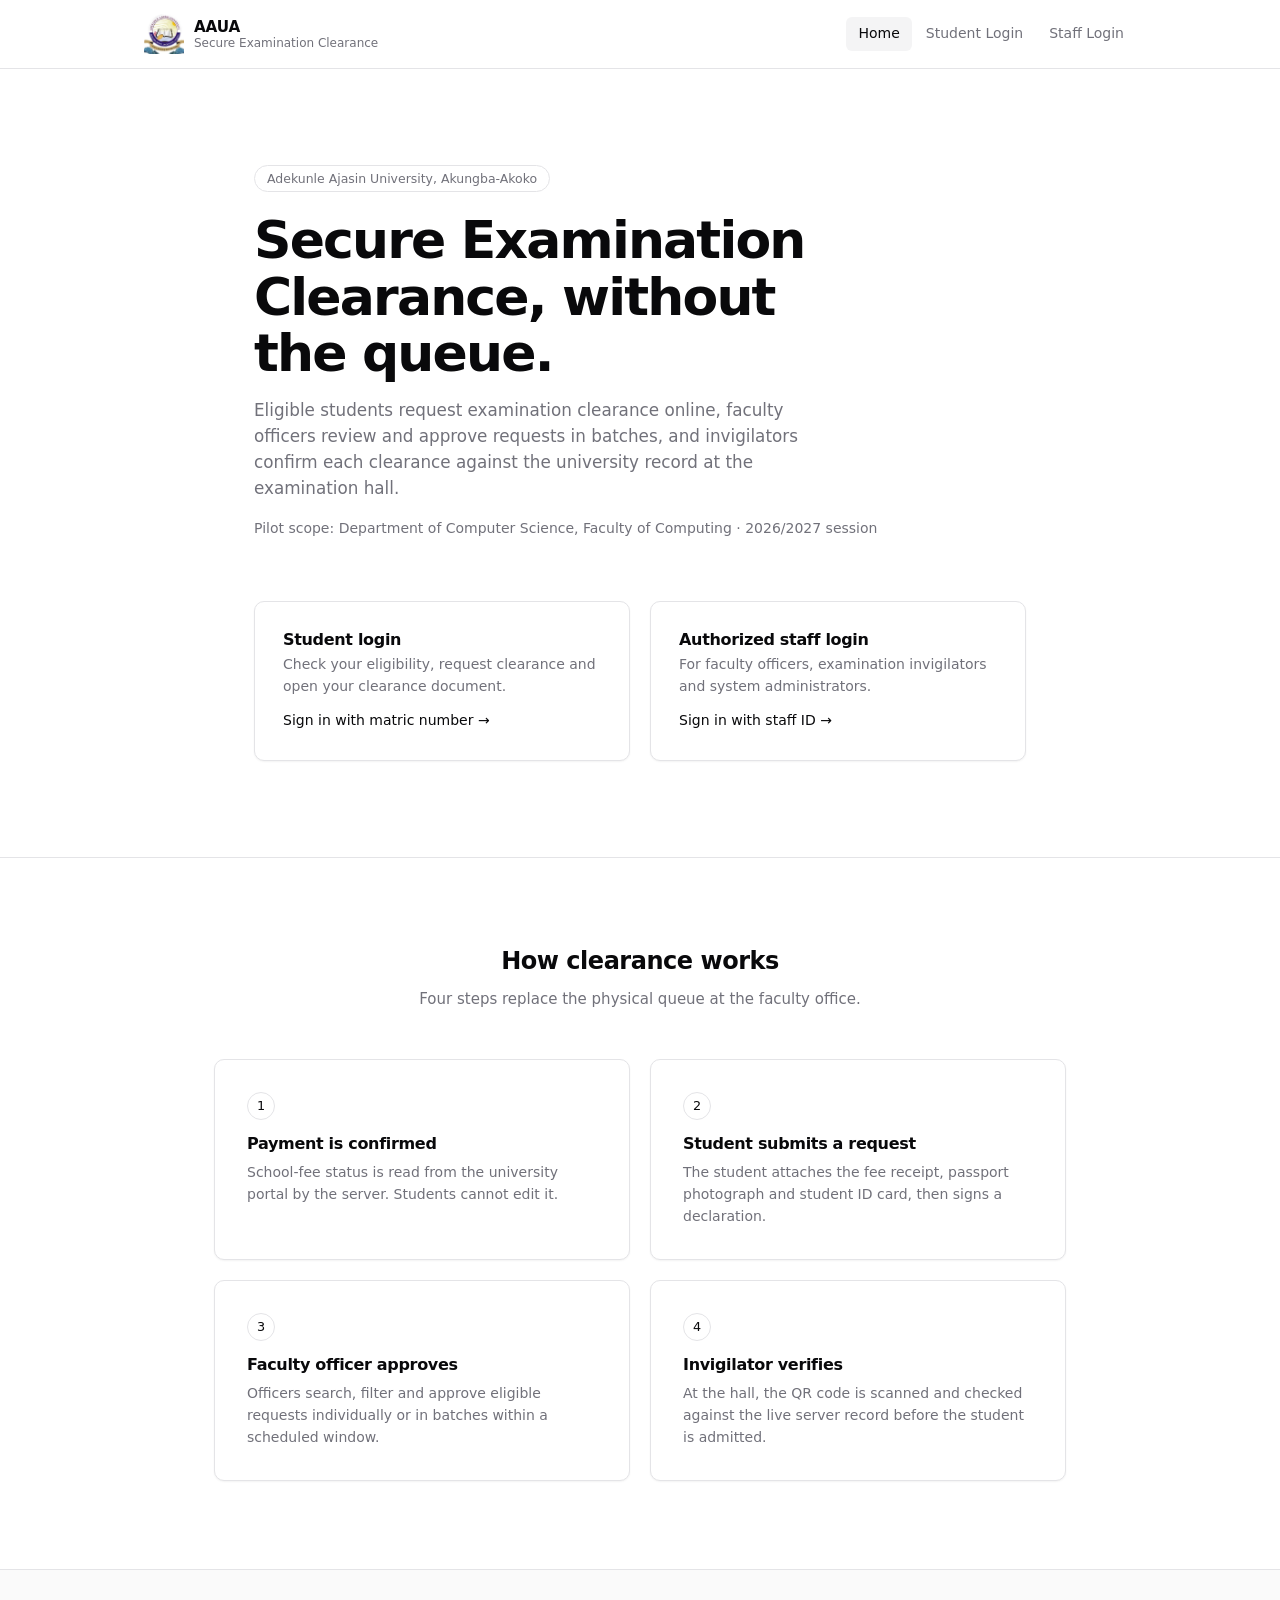
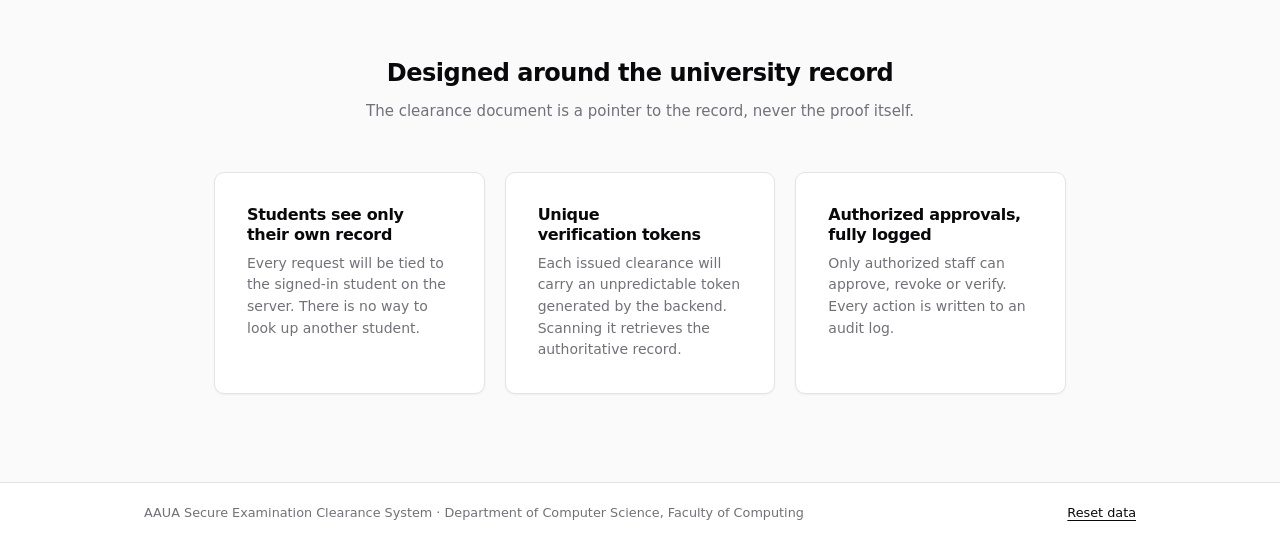
<file: index.html>
<!DOCTYPE html>
<html lang="en">
<head>
  <meta charset="utf-8">
  <meta name="viewport" content="width=device-width, initial-scale=1">
  <title>AAUA Secure Examination Clearance System</title>
  <meta name="description" content="Online examination clearance system for Adekunle Ajasin University, Akungba-Akoko.">
  <link rel="stylesheet" href="css/styles.css">
</head>
<body>
  <a class="skip-link" href="#main">Skip to main content</a>
  <header id="site-header"></header>

  <main id="main">
    <!-- Hero: branding, short explanation and the two login options -->
    <section class="hero" aria-labelledby="hero-title">
      <div class="container hero-inner">
        <div>
          <p class="eyebrow">Adekunle Ajasin University, Akungba-Akoko</p>
          <h1 id="hero-title">Secure Examination Clearance, without the queue.</h1>
          <p class="lead">
            Eligible students request examination clearance online, faculty officers review and approve
            requests in batches, and invigilators confirm each clearance against the university record
            at the examination hall.
          </p>
          <p class="small muted">
            Pilot scope: Department of Computer Science, Faculty of Computing · 2026/2027 session
          </p>
        </div>

        <div class="login-options" aria-label="Sign-in options">
          <a class="login-option" href="login.html">
            <h2>Student login</h2>
            <p>Check your eligibility, request clearance and open your clearance document.</p>
            <span class="go">Sign in with matric number &rarr;</span>
          </a>
          <a class="login-option" href="login.html?role=staff">
            <h2>Authorized staff login</h2>
            <p>For faculty officers, examination invigilators and system administrators.</p>
            <span class="go">Sign in with staff ID &rarr;</span>
          </a>
        </div>
      </div>
    </section>

    <!-- How it works -->
    <section class="section" aria-labelledby="how-title">
      <div class="container">
        <div class="section-title">
          <h2 id="how-title">How clearance works</h2>
          <p>Four steps replace the physical queue at the faculty office.</p>
        </div>
        <div class="grid grid-2">
          <article class="card">
            <div class="step-number" aria-hidden="true">1</div>
            <h3>Payment is confirmed</h3>
            <p class="muted small mb-0">School-fee status is read from the university portal by the server. Students cannot edit it.</p>
          </article>
          <article class="card">
            <div class="step-number" aria-hidden="true">2</div>
            <h3>Student submits a request</h3>
            <p class="muted small mb-0">The student attaches the fee receipt, passport photograph and student ID card, then signs a declaration.</p>
          </article>
          <article class="card">
            <div class="step-number" aria-hidden="true">3</div>
            <h3>Faculty officer approves</h3>
            <p class="muted small mb-0">Officers search, filter and approve eligible requests individually or in batches within a scheduled window.</p>
          </article>
          <article class="card">
            <div class="step-number" aria-hidden="true">4</div>
            <h3>Invigilator verifies</h3>
            <p class="muted small mb-0">At the hall, the QR code is scanned and checked against the live server record before the student is admitted.</p>
          </article>
        </div>
      </div>
    </section>

    <!-- Security design -->
    <section class="section section-alt" aria-labelledby="security-title">
      <div class="container">
        <div class="section-title">
          <h2 id="security-title">Designed around the university record</h2>
          <p>The clearance document is a pointer to the record, never the proof itself.</p>
        </div>
        <div class="grid grid-3">
          <article class="card">
            <h3>Students see only their own record</h3>
            <p class="muted small mb-0">Every request will be tied to the signed-in student on the server. There is no way to look up another student.</p>
          </article>
          <article class="card">
            <h3>Unique verification tokens</h3>
            <p class="muted small mb-0">Each issued clearance will carry an unpredictable token generated by the backend. Scanning it retrieves the authoritative record.</p>
          </article>
          <article class="card">
            <h3>Authorized approvals, fully logged</h3>
            <p class="muted small mb-0">Only authorized staff can approve, revoke or verify. Every action is written to an audit log.</p>
          </article>
        </div>

      </div>
    </section>
  </main>

  <footer id="site-footer"></footer>

  <script src="js/data.js"></script>
  <script src="js/app.js"></script>
  <script>
    // The landing page only needs the shared header and footer.
    App.renderShell('index.html');
  </script>
</body>
</html>
</file>
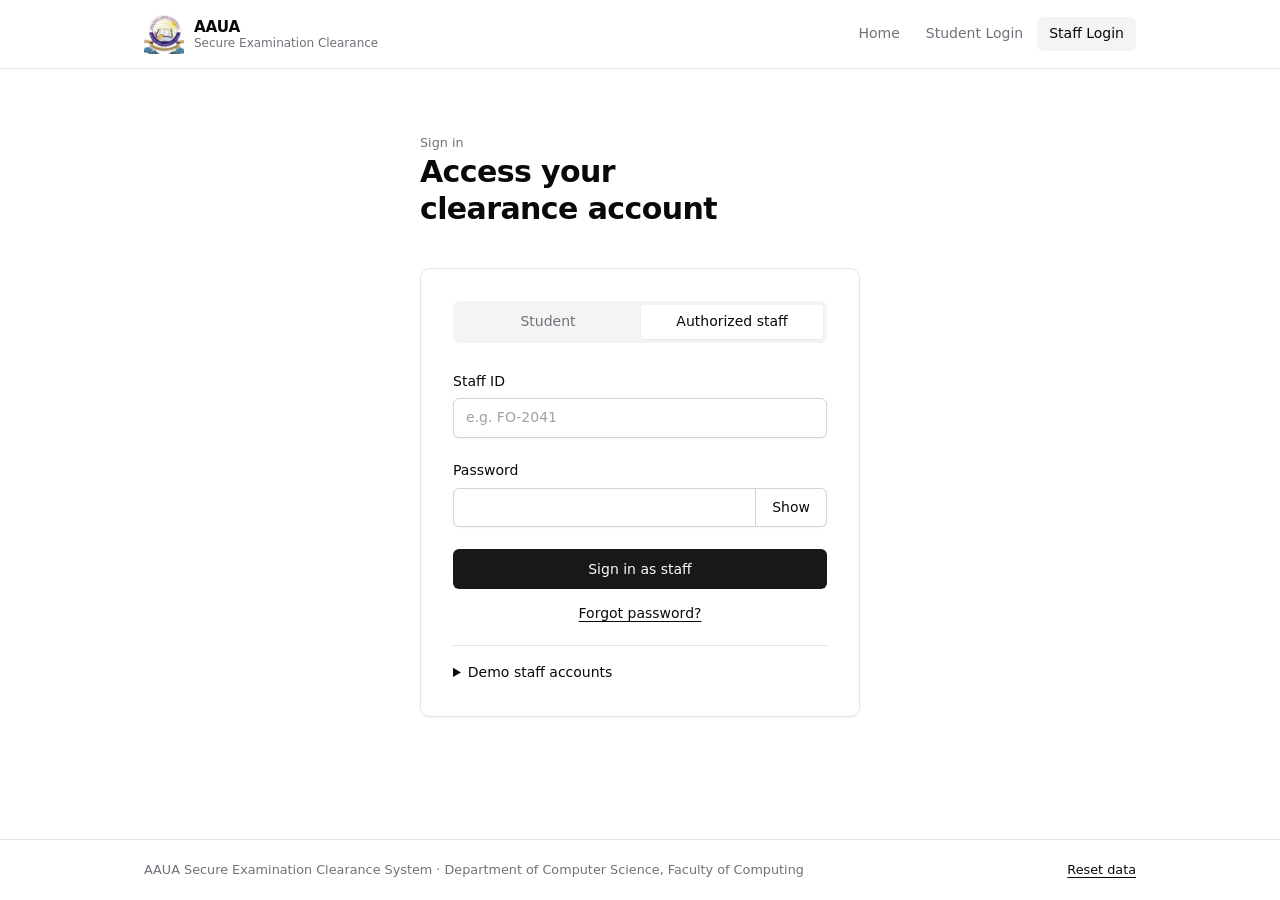
<file: admin-dashboard.html>
<!DOCTYPE html>
<html lang="en">
<head>
  <meta charset="utf-8">
  <meta name="viewport" content="width=device-width, initial-scale=1">
  <title>Administration | AAUA Secure Examination Clearance</title>
  <link rel="stylesheet" href="css/styles.css">
</head>
<body>
  <a class="skip-link" href="#main">Skip to main content</a>
  <header id="site-header"></header>

  <main id="main" class="container">
    <div class="page-head">
      <div>
        <p class="eyebrow">System administration</p>
        <h1>Administration</h1>
        <p>Student records, payment verification, audit activity and staff access.</p>
      </div>
    </div>

    <section class="grid grid-4" id="admin-stats" aria-label="System summary" ></section>

    <div class="tabs" role="tablist" aria-label="Administration sections" id="admin-tabs">
      <button type="button" class="tab" role="tab" id="tab-students" data-tab="students" aria-controls="students">Student records</button>
      <button type="button" class="tab" role="tab" id="tab-payments" data-tab="payments" aria-controls="payments">Payment verification</button>
      <button type="button" class="tab" role="tab" id="tab-audit" data-tab="audit" aria-controls="audit">Audit log</button>
      <button type="button" class="tab" role="tab" id="tab-roles" data-tab="roles" aria-controls="roles">Roles &amp; access</button>
    </div>

    <!-- ===================== STUDENT RECORDS ===================== -->
    <section id="students" role="tabpanel" aria-labelledby="tab-students">
      <div class="card">
        <div class="card-head">
          <h2>Student records</h2>
        </div>
        <form class="toolbar toolbar-3" id="student-filters" role="search">
          <div class="form-field toolbar-search">
            <label for="student-search">Search</label>
            <input class="input" type="search" id="student-search" placeholder="Matric number or student name" autocomplete="off">
          </div>
          <div class="form-field">
            <label for="student-level">Level</label>
            <select class="input" id="student-level">
              <option value="all">All levels</option>
              <option value="100">100 Level</option>
              <option value="200">200 Level</option>
              <option value="300">300 Level</option>
              <option value="400">400 Level</option>
            </select>
          </div>
          <div class="form-field">
            <label for="student-status">Clearance status</label>
            <select class="input" id="student-status">
              <option value="all">All statuses</option>
              <option value="none">Not requested</option>
              <option value="pending">Pending review</option>
              <option value="approved">Approved</option>
              <option value="needs_review">Needs review</option>
              <option value="rejected">Rejected</option>
              <option value="revoked">Revoked</option>
            </select>
          </div>
        </form>
        <div class="table-wrap">
          <table class="data">
            <caption class="visually-hidden">Student records</caption>
            <thead><tr>
              <th scope="col">Student name</th><th scope="col">Matric number</th><th scope="col">Level</th>
              <th scope="col">Payment</th><th scope="col">Clearance</th><th scope="col"><span class="visually-hidden">Actions</span></th>
            </tr></thead>
            <tbody id="student-rows"></tbody>
          </table>
        </div>
        <div class="pager" id="student-pager"></div>
      </div>
    </section>

    <!-- ===================== PAYMENT VERIFICATION ===================== -->
    <section id="payments" role="tabpanel" aria-labelledby="tab-payments" hidden>
      <div class="grid grid-3" id="payment-stats"></div>
      <div class="card">
        <div class="card-head">
          <h2>Payment verification status</h2>
          <div class="row">
            <label for="payment-filter" class="small muted">Show</label>
            <select class="input" id="payment-filter" style="width:auto">
              <option value="all">All payments</option>
              <option value="paid">Paid</option>
              <option value="part">Part payment</option>
              <option value="unpaid">Not paid</option>
            </select>
            <button type="button" class="btn btn-outline" id="sync-all">Sync all with portal</button>
          </div>
        </div>
        <div class="table-wrap">
          <table class="data">
            <caption class="visually-hidden">School-fee payment status per student</caption>
            <thead><tr>
              <th scope="col">Student name</th><th scope="col">Matric number</th><th scope="col">Level</th>
              <th scope="col">Payment status</th><th scope="col">Last checked</th><th scope="col"><span class="visually-hidden">Actions</span></th>
            </tr></thead>
            <tbody id="payment-rows"></tbody>
          </table>
        </div>
        <div class="pager" id="payment-pager"></div>
      </div>
    </section>

    <!-- ===================== AUDIT LOG ===================== -->
    <section id="audit" role="tabpanel" aria-labelledby="tab-audit" hidden>
      <div class="card">
        <div class="card-head">
          <h2>Audit activity</h2>
          <button type="button" class="btn btn-outline btn-sm" id="export-audit">Export CSV</button>
        </div>
        <form class="toolbar toolbar-2" id="audit-filters" role="search">
          <div class="form-field toolbar-search">
            <label for="audit-search">Search</label>
            <input class="input" type="search" id="audit-search" placeholder="Actor, action or matric number" autocomplete="off">
          </div>
          <div class="form-field">
            <label for="audit-role">Actor role</label>
            <select class="input" id="audit-role">
              <option value="all">All roles</option>
              <option value="student">Student</option>
              <option value="officer">Faculty Officer</option>
              <option value="invigilator">Invigilator</option>
              <option value="admin">Administrator</option>
              <option value="system">System</option>
            </select>
          </div>
        </form>
        <div class="table-wrap">
          <table class="data">
            <caption class="visually-hidden">Audit log, newest first</caption>
            <thead><tr>
              <th scope="col">Time</th><th scope="col">Actor</th><th scope="col">Role</th>
              <th scope="col">Action</th><th scope="col">Target</th><th scope="col">Detail</th>
            </tr></thead>
            <tbody id="audit-rows"></tbody>
          </table>
        </div>
        <div class="pager" id="audit-pager"></div>
      </div>
    </section>

    <!-- ===================== ROLES & ACCESS ===================== -->
    <section id="roles" role="tabpanel" aria-labelledby="tab-roles" hidden>
      <div class="stack">
        <div class="card">
          <div class="card-head">
            <h2>Staff accounts</h2>
            <button type="button" class="btn btn-primary btn-sm" id="add-staff">Add staff account</button>
          </div>
          <div class="table-wrap">
            <table class="data">
              <caption class="visually-hidden">Staff accounts and their roles</caption>
              <thead><tr>
                <th scope="col">Name</th><th scope="col">Staff ID</th><th scope="col">Role</th>
                <th scope="col">Access</th><th scope="col"><span class="visually-hidden">Actions</span></th>
              </tr></thead>
              <tbody id="staff-rows"></tbody>
            </table>
          </div>
        </div>

        <div class="card">
          <div class="card-head"><h2>Permission matrix</h2></div>
          <div class="table-wrap">
            <table class="data matrix">
              <caption class="visually-hidden">What each role is allowed to do</caption>
              <thead><tr><th scope="col">Capability</th><th scope="col">Student</th><th scope="col">Faculty Officer</th><th scope="col">Invigilator</th><th scope="col">Administrator</th></tr></thead>
              <tbody id="matrix-rows"></tbody>
            </table>
          </div>
        </div>
      </div>
    </section>
  </main>

  <!-- Student record -->
  <div class="modal" id="record-modal" role="dialog" aria-modal="true" aria-labelledby="record-title" hidden>
    <div class="modal-card">
      <div class="modal-head">
        <h2 id="record-title">Student record</h2>
        <button type="button" class="modal-close" data-close-modal aria-label="Close">&times;</button>
      </div>
      <div class="modal-body" id="record-body"></div>
      <div class="modal-foot"><button type="button" class="btn btn-primary" data-close-modal>Close</button></div>
    </div>
  </div>

  <!-- Portal re-check -->
  <div class="modal" id="payment-modal" role="dialog" aria-modal="true" aria-labelledby="payment-title" hidden>
    <div class="modal-card">
      <div class="modal-head">
        <h2 id="payment-title">Re-check payment with portal</h2>
        <button type="button" class="modal-close" data-close-modal aria-label="Close">&times;</button>
      </div>
      <div class="modal-body">
        <p id="payment-student"></p>
        <div class="form-field mb-0">
          <label for="payment-result">Portal response</label>
          <select class="input" id="payment-result">
            <option value="paid">Paid in full</option>
            <option value="part">Part payment</option>
            <option value="unpaid">Not paid</option>
          </select>
        </div>
      </div>
      <div class="modal-foot">
        <button type="button" class="btn btn-outline" data-close-modal>Cancel</button>
        <button type="button" class="btn btn-primary" id="payment-apply">Apply result</button>
      </div>
    </div>
  </div>

  <!-- Add staff -->
  <div class="modal" id="staff-modal" role="dialog" aria-modal="true" aria-labelledby="staff-title" hidden>
    <div class="modal-card">
      <form id="staff-form" novalidate>
        <div class="modal-head">
          <h2 id="staff-title">Add staff account</h2>
          <button type="button" class="modal-close" data-close-modal aria-label="Close">&times;</button>
        </div>
        <div class="modal-body">
          <div class="form-field">
            <label for="new-staff-name">Full name</label>
            <input class="input" type="text" id="new-staff-name" maxlength="60" aria-describedby="new-staff-name-error">
            <p class="field-error" id="new-staff-name-error" hidden></p>
          </div>
          <div class="form-field">
            <label for="new-staff-id">Staff ID</label>
            <input class="input" type="text" id="new-staff-id" maxlength="12" placeholder="e.g. INV-3401" aria-describedby="new-staff-id-error">
            <p class="field-error" id="new-staff-id-error" hidden></p>
          </div>
          <div class="form-field">
            <label for="new-staff-role">Role</label>
            <select class="input" id="new-staff-role">
              <option value="invigilator">Invigilator</option>
              <option value="officer">Faculty Officer</option>
              <option value="admin">Administrator</option>
            </select>
          </div>
        </div>
        <div class="modal-foot">
          <button type="button" class="btn btn-outline" data-close-modal>Cancel</button>
          <button type="submit" class="btn btn-primary">Add account</button>
        </div>
      </form>
    </div>
  </div>

  <footer id="site-footer"></footer>

  <script src="js/data.js"></script>
  <script src="js/app.js"></script>
  <script src="js/admin-dashboard.js"></script>
</body>
</html>
</file>
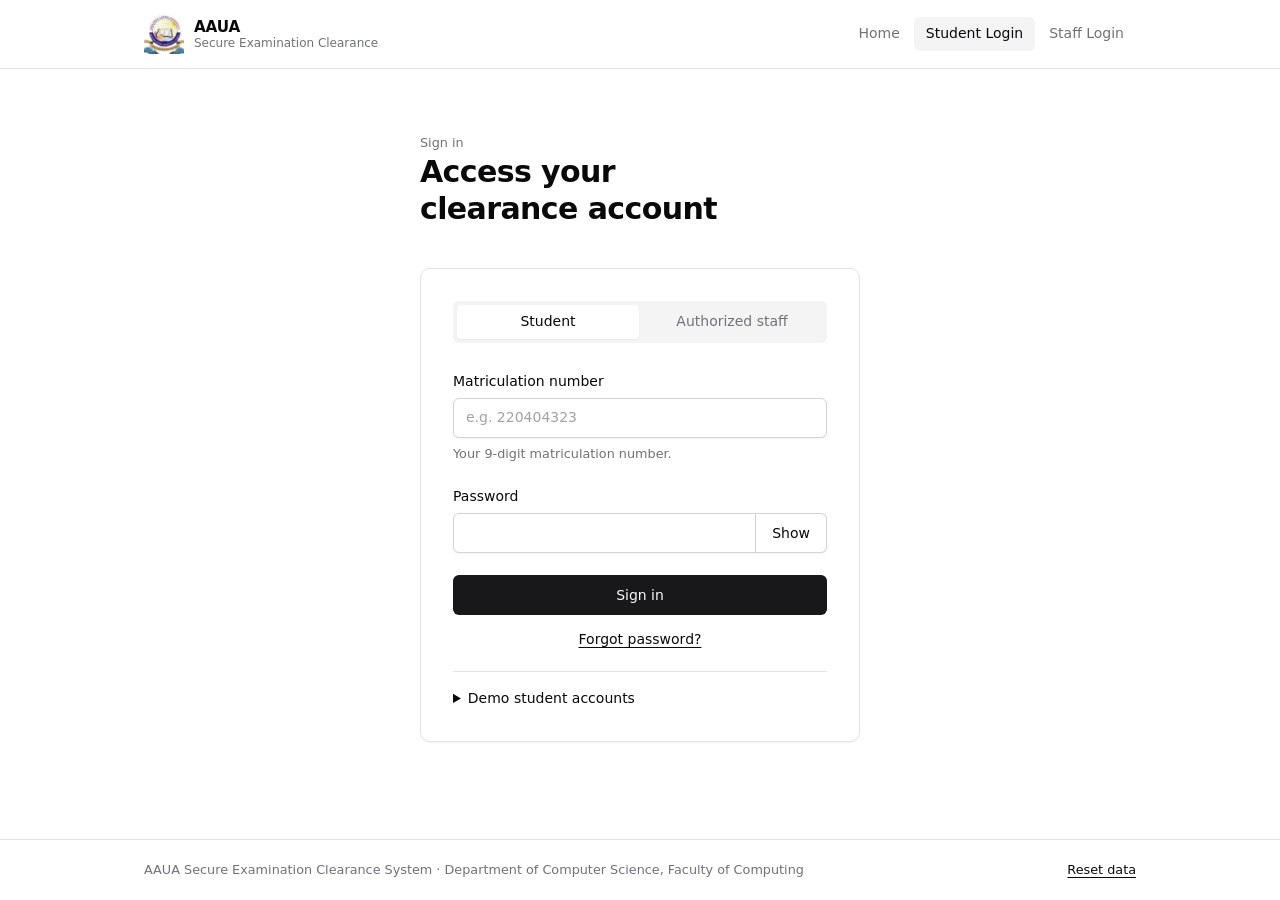
<file: clearance-preview.html>
<!DOCTYPE html>
<html lang="en">
<head>
  <meta charset="utf-8">
  <meta name="viewport" content="width=device-width, initial-scale=1">
  <title>Clearance Document | AAUA Secure Examination Clearance</title>
  <link rel="stylesheet" href="css/styles.css">
</head>
<body>
  <a class="skip-link" href="#main">Skip to main content</a>
  <header id="site-header"></header>

  <main id="main" class="container">
    <div class="page-head no-print">
      <div>
        <p class="eyebrow">Clearance document</p>
        <h1>Examination clearance preview</h1>
        <p>A formal, printable copy of the clearance. Validity is always confirmed from the server record.</p>
      </div>
    </div>

    <div class="doc-actions no-print" id="doc-actions">
      <a class="btn btn-outline" id="back-link" href="student-dashboard.html">&larr; Back</a>
      <button type="button" class="btn btn-primary" id="print-button">Print document</button>
    </div>

    <div class="alert warning no-print" role="note" style="max-width:820px;margin:0 auto 18px" id="doc-warning">
      <span class="alert-icon" aria-hidden="true">!</span>
      <p><strong>This document is not proof on its own.</strong> A printout, PDF, screenshot or QR image can be
      copied or edited and is not tamper-proof. Invigilators must scan the code and rely on the live university record.</p>
    </div>

    <!-- The document (or an explanatory message) is rendered here -->
    <div id="doc-container"></div>
  </main>

  <footer id="site-footer"></footer>

  <script src="js/data.js"></script>
  <script src="js/app.js"></script>
  <script src="js/clearance-preview.js"></script>
</body>
</html>
</file>
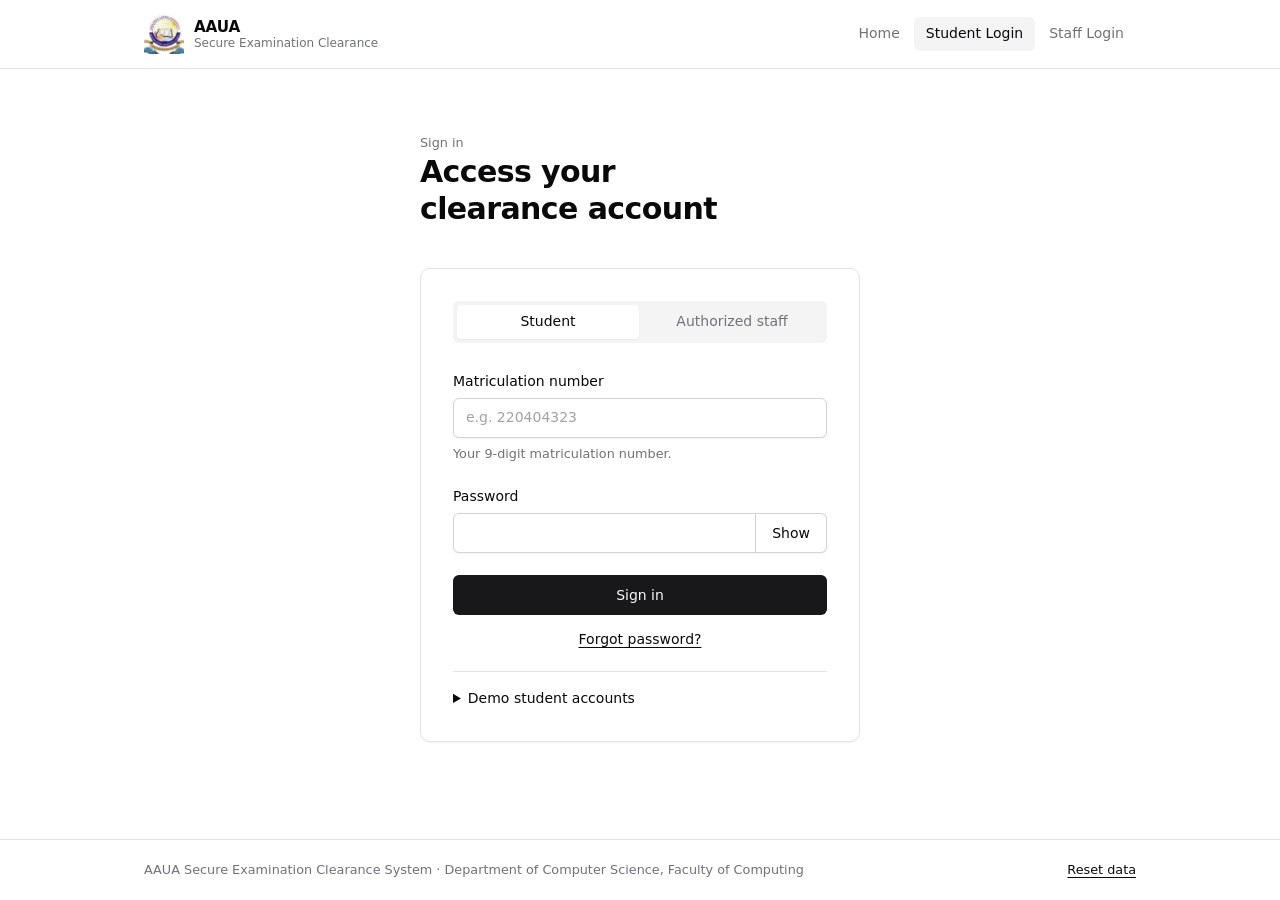
<file: clearance-request.html>
<!DOCTYPE html>
<html lang="en">
<head>
  <meta charset="utf-8">
  <meta name="viewport" content="width=device-width, initial-scale=1">
  <title>Request Clearance | AAUA Secure Examination Clearance</title>
  <link rel="stylesheet" href="css/styles.css">
</head>
<body>
  <a class="skip-link" href="#main">Skip to main content</a>
  <header id="site-header"></header>

  <main id="main" class="container container-narrow">
    <div class="page-head">
      <div>
        <p class="eyebrow">Examination clearance</p>
        <h1>Clearance request</h1>
        <p>Confirm your details, attach the required documents and submit for review.</p>
      </div>
      <a class="btn btn-outline" href="student-dashboard.html">&larr; Back to dashboard</a>
    </div>

    <div class="stack">
      <!-- Current request state: success / pending / rejected / needs review -->
      <div id="request-state" aria-live="polite"></div>

      <div class="stack">
        <section class="card" aria-labelledby="req-profile-title">
          <div class="card-head">
            <h2 id="req-profile-title">Student information</h2>
            <span class="tag">Read-only</span>
          </div>
          <dl class="details" id="req-profile"></dl>
        </section>

        <section class="card" aria-labelledby="eligibility-title">
          <div class="card-head">
            <h2 id="eligibility-title">Payment eligibility</h2>
          </div>
          <div id="eligibility"></div>
        </section>
      </div>

      <!-- Request form (hidden while a request is pending or approved) -->
      <section class="card" id="request-form-card" aria-labelledby="form-title">
        <div class="card-head"><h2 id="form-title">Required clearance documents</h2></div>

        <form id="request-form" novalidate>

          <div>
            <div class="form-field">
              <label for="doc-receipt">School-fee receipt</label>
              <input class="input" type="file" id="doc-receipt" accept=".pdf,.jpg,.jpeg,.png" aria-describedby="doc-receipt-hint doc-receipt-error">
              <p class="hint" id="doc-receipt-hint">Receipt for the current session. PDF, JPG or PNG.</p>
              <p class="field-error" id="doc-receipt-error" hidden></p>
            </div>
            <div class="form-field">
              <label for="doc-photo">Passport photograph</label>
              <input class="input" type="file" id="doc-photo" accept=".jpg,.jpeg,.png" aria-describedby="doc-photo-hint doc-photo-error">
              <p class="hint" id="doc-photo-hint">Recent photograph, plain background. JPG or PNG.</p>
              <p class="field-error" id="doc-photo-error" hidden></p>
            </div>
            <div class="form-field">
              <label for="doc-idcard" id="doc-idcard-label">Student ID card</label>
              <input class="input" type="file" id="doc-idcard" accept=".pdf,.jpg,.jpeg,.png" aria-describedby="doc-idcard-hint doc-idcard-error">
              <p class="hint" id="doc-idcard-hint">ID card valid for your current level. PDF, JPG or PNG.</p>
              <p class="field-error" id="doc-idcard-error" hidden></p>
            </div>
          </div>

          <fieldset style="border:1px solid var(--border);border-radius:8px;padding:16px;margin:6px 0 18px">
            <legend class="field-label" style="padding:0 6px;margin:0">Declaration</legend>
            <label class="check" for="declaration">
              <input type="checkbox" id="declaration" aria-describedby="declaration-error">
              <span>I confirm that the information shown above is correct and that the documents I have attached are
              genuine and belong to me. I understand that false information may lead to my clearance being rejected
              or revoked.</span>
            </label>
            <p class="field-error" id="declaration-error" hidden></p>
          </fieldset>

          <div class="row">
            <button type="submit" class="btn btn-primary btn-lg" id="submit-request">Submit clearance request</button>
            <span class="small muted" id="submit-note"></span>
          </div>
        </form>
      </section>
    </div>
  </main>

  <footer id="site-footer"></footer>

  <script src="js/data.js"></script>
  <script src="js/app.js"></script>
  <script src="js/clearance-request.js"></script>
</body>
</html>
</file>
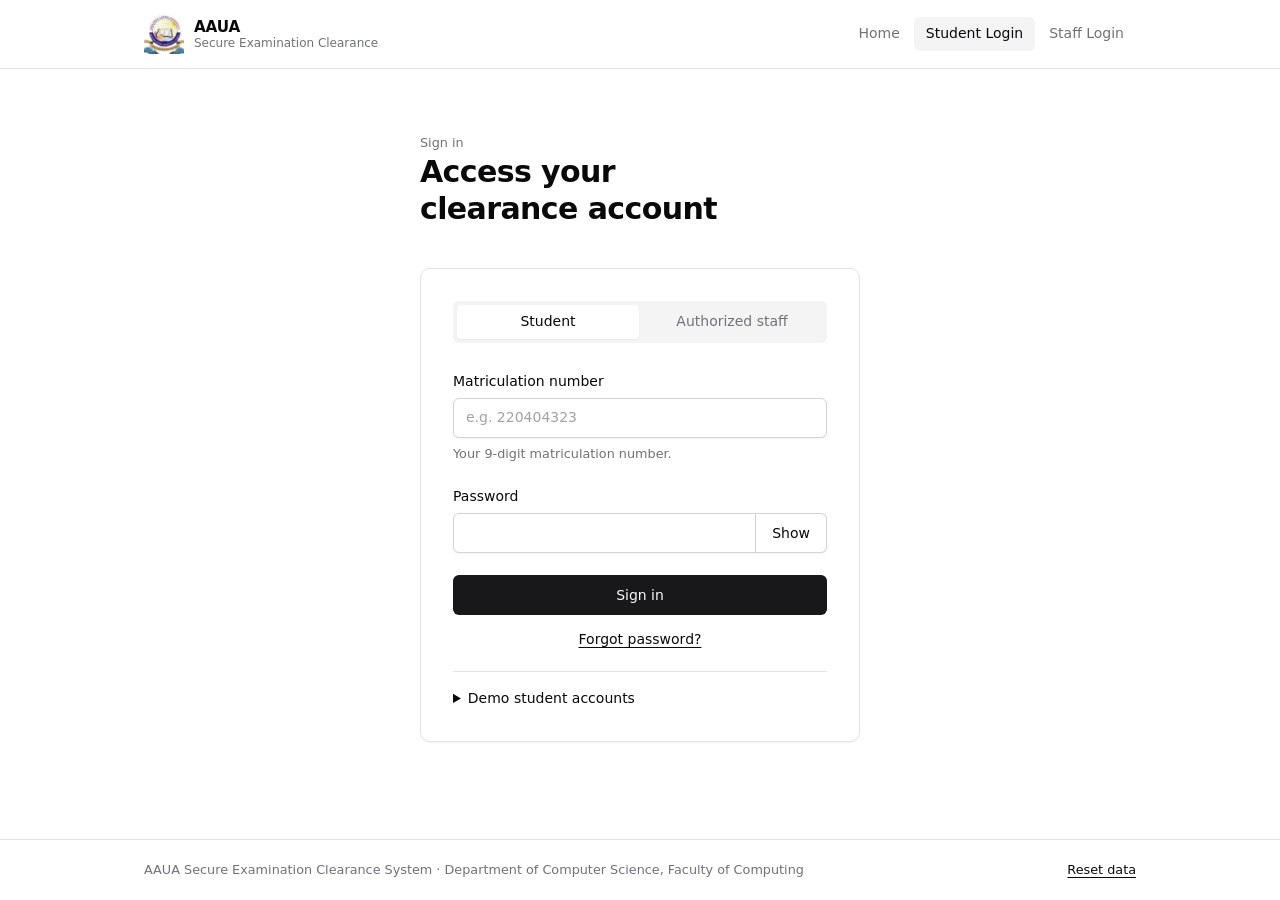
<file: login.html>
<!DOCTYPE html>
<html lang="en">
<head>
  <meta charset="utf-8">
  <meta name="viewport" content="width=device-width, initial-scale=1">
  <title>Sign in | AAUA Secure Examination Clearance</title>
  <link rel="stylesheet" href="css/styles.css">
</head>
<body>
  <a class="skip-link" href="#main">Skip to main content</a>
  <header id="site-header"></header>

  <main id="main" class="container">
    <div class="auth-wrap">
      <div class="page-head">
        <div>
          <p class="eyebrow">Sign in</p>
          <h1>Access your clearance account</h1>
        </div>
      </div>

      <div class="card">
        <!-- Student / staff switch -->
        <div class="tabs" role="tablist" aria-label="Account type" id="login-tabs">
          <button type="button" class="tab" role="tab" id="tab-student" data-tab="panel-student" aria-controls="panel-student">Student</button>
          <button type="button" class="tab" role="tab" id="tab-staff" data-tab="panel-staff" aria-controls="panel-staff">Authorized staff</button>
        </div>

        <!-- STUDENT LOGIN -->
        <section id="panel-student" role="tabpanel" aria-labelledby="tab-student">
          <form id="student-form" novalidate>
            <div class="alert danger" id="student-form-error" role="alert" hidden></div>

            <div class="form-field">
              <label for="matric">Matriculation number</label>
              <input class="input" type="text" id="matric" name="matric" autocomplete="username"
                     placeholder="e.g. 220404323" inputmode="numeric" maxlength="9" aria-describedby="matric-hint matric-error" required>
              <p class="hint" id="matric-hint">Your 9-digit matriculation number.</p>
              <p class="field-error" id="matric-error" hidden></p>
            </div>

            <div class="form-field">
              <label for="student-password">Password</label>
              <div class="input-group">
                <input class="input" type="password" id="student-password" name="password"
                       autocomplete="current-password" aria-describedby="student-password-error" required>
                <button type="button" class="btn btn-outline" data-toggle-password="student-password" aria-pressed="false">Show</button>
              </div>
              <p class="field-error" id="student-password-error" hidden></p>
            </div>

            <button type="submit" class="btn btn-primary btn-block btn-lg">Sign in</button>
            <p class="small" style="margin:14px 0 0;text-align:center">
              <a href="#" data-forgot>Forgot password?</a>
            </p>
          </form>

          <details class="demo-accounts">
            <summary>Demo student accounts</summary>
            <p class="small muted" style="margin:8px 0 0">
              All four share the password
              <code id="demo-student-password"></code>.
            </p>
            <table>
              <thead><tr><th>Matric number</th><th>Scenario</th><th><span class="visually-hidden">Action</span></th></tr></thead>
              <tbody id="demo-student-rows"></tbody>
            </table>
          </details>
        </section>

        <!-- STAFF LOGIN -->
        <section id="panel-staff" role="tabpanel" aria-labelledby="tab-staff" hidden>
          <form id="staff-form" novalidate>
            <div class="alert danger" id="staff-form-error" role="alert" hidden></div>

            <div class="form-field">
              <label for="staff-id">Staff ID</label>
              <input class="input" type="text" id="staff-id" name="staffId" autocomplete="username"
                     placeholder="e.g. FO-2041" aria-describedby="staff-id-error" required>
              <p class="field-error" id="staff-id-error" hidden></p>
            </div>

            <div class="form-field">
              <label for="staff-password">Password</label>
              <div class="input-group">
                <input class="input" type="password" id="staff-password" name="password"
                       autocomplete="current-password" aria-describedby="staff-password-error" required>
                <button type="button" class="btn btn-outline" data-toggle-password="staff-password" aria-pressed="false">Show</button>
              </div>
              <p class="field-error" id="staff-password-error" hidden></p>
            </div>

            <button type="submit" class="btn btn-primary btn-block btn-lg">Sign in as staff</button>
            <p class="small" style="margin:14px 0 0;text-align:center">
              <a href="#" data-forgot>Forgot password?</a>
            </p>
          </form>

          <details class="demo-accounts">
            <summary>Demo staff accounts</summary>
            <table>
              <thead><tr><th>Role</th><th>Staff ID</th><th>Password</th><th><span class="visually-hidden">Action</span></th></tr></thead>
              <tbody id="demo-staff-rows"></tbody>
            </table>
          </details>
        </section>
      </div>

    </div>
  </main>

  <!-- Forgot password -->
  <div class="modal" id="forgot-modal" role="dialog" aria-modal="true" aria-labelledby="forgot-title" hidden>
    <div class="modal-card">
      <div class="modal-head">
        <h2 id="forgot-title">Reset your password</h2>
        <button type="button" class="modal-close" data-close-modal aria-label="Close">&times;</button>
      </div>
      <div class="modal-body">
        <p>In the full system you will receive a reset link at your registered university email address after
        confirming your identity.</p>
      </div>
      <div class="modal-foot">
        <button type="button" class="btn btn-primary" data-close-modal>Back to sign in</button>
      </div>
    </div>
  </div>

  <footer id="site-footer"></footer>

  <script src="js/data.js"></script>
  <script src="js/app.js"></script>
  <script src="js/login.js"></script>
</body>
</html>
</file>
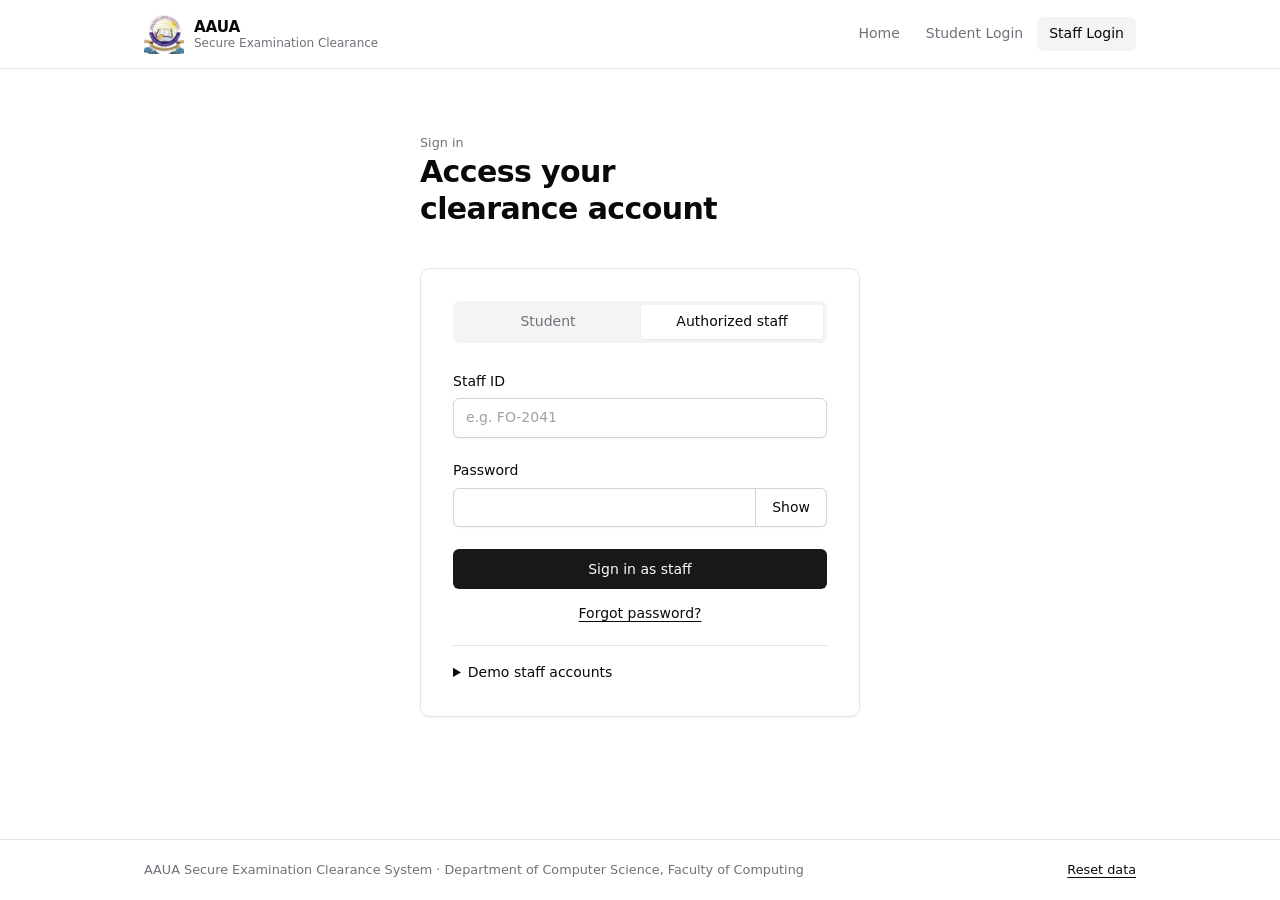
<file: officer-dashboard.html>
<!DOCTYPE html>
<html lang="en">
<head>
  <meta charset="utf-8">
  <meta name="viewport" content="width=device-width, initial-scale=1">
  <title>Faculty Officer Dashboard | AAUA Secure Examination Clearance</title>
  <link rel="stylesheet" href="css/styles.css">
</head>
<body>
  <a class="skip-link" href="#main">Skip to main content</a>
  <header id="site-header"></header>

  <main id="main" class="container">
    <div class="page-head">
      <div>
        <p class="eyebrow">Faculty officer · Faculty of Computing</p>
        <h1>Clearance requests</h1>
        <p>Department of Computer Science · 2026/2027 academic session</p>
      </div>
    </div>

    <section class="grid grid-4" id="officer-stats" aria-label="Request summary" ></section>

    <div class="tabs" role="tablist" aria-label="Officer sections" id="officer-tabs">
      <button type="button" class="tab" role="tab" id="tab-requests" data-tab="requests" aria-controls="requests">Requests</button>
      <button type="button" class="tab" role="tab" id="tab-schedule" data-tab="schedule" aria-controls="schedule">Clearance windows</button>
    </div>

    <!-- ===================== REQUESTS ===================== -->
    <section id="requests" role="tabpanel" aria-labelledby="tab-requests">
      <div class="card">
        <!-- Search and filters -->
        <form class="toolbar" id="filters" role="search" aria-label="Filter clearance requests">
          <div class="form-field toolbar-search">
            <label for="search">Search</label>
            <input class="input" type="search" id="search" placeholder="Matric number or student name" autocomplete="off">
          </div>
          <div class="form-field">
            <label for="filter-level">Level</label>
            <select class="input" id="filter-level">
              <option value="all">All levels</option>
              <option value="100">100 Level</option>
              <option value="200">200 Level</option>
              <option value="300">300 Level</option>
              <option value="400">400 Level</option>
            </select>
          </div>
          <div class="form-field">
            <label for="filter-status">Request status</label>
            <select class="input" id="filter-status">
              <option value="all">All statuses</option>
              <option value="pending">Pending review</option>
              <option value="approved">Approved</option>
              <option value="needs_review">Needs review</option>
              <option value="rejected">Rejected</option>
              <option value="revoked">Revoked</option>
            </select>
          </div>
          <div class="form-field">
            <label for="filter-fee">Payment status</label>
            <select class="input" id="filter-fee">
              <option value="all">All payments</option>
              <option value="paid">Paid</option>
              <option value="part">Part payment</option>
              <option value="unpaid">Not paid</option>
            </select>
          </div>
          <button type="reset" class="btn btn-outline" id="clear-filters">Clear</button>
        </form>

        <!-- Batch approval bar -->
        <div class="batch-bar" id="batch-bar">
          <div>
            <strong id="selected-count">0 selected</strong>
            <span class="small muted" id="eligible-note"></span>
          </div>
          <div class="row">
            <button type="button" class="btn btn-outline btn-sm" id="select-all-eligible">Select all eligible</button>
            <button type="button" class="btn btn-outline btn-sm" id="clear-selection">Clear selection</button>
            <button type="button" class="btn btn-gold" id="batch-approve" disabled>Approve selected</button>
          </div>
        </div>

        <div class="table-wrap">
          <table class="data">
            <caption class="visually-hidden">Clearance requests</caption>
            <thead>
              <tr>
                <th scope="col"><input type="checkbox" id="select-page" aria-label="Select all eligible requests on this page"></th>
                <th scope="col">Student</th>
                <th scope="col">Department / Faculty</th>
                <th scope="col">Level</th>
                <th scope="col">Payment</th>
                <th scope="col">Status</th>
                <th scope="col">Submitted</th>
                <th scope="col"><span class="visually-hidden">Actions</span></th>
              </tr>
            </thead>
            <tbody id="request-rows"></tbody>
          </table>
        </div>
        <div class="pager" id="request-pager"></div>

        <p class="hint" style="margin-top:14px">
          Only <strong>pending</strong> requests with <strong>full payment</strong> can be selected for batch approval.
          Each payment is re-checked against the university portal at the moment of approval.
        </p>
      </div>
    </section>

    <!-- ===================== CLEARANCE WINDOWS ===================== -->
    <section id="schedule" role="tabpanel" aria-labelledby="tab-schedule" hidden>
      <div class="stack">
        <div class="card">
          <div class="card-head"><h2>Schedule a clearance window</h2></div>
          <form id="window-form" class="measure" novalidate>
            <div class="form-field">
              <label for="window-title">Window title</label>
              <input class="input" type="text" id="window-title" maxlength="80" placeholder="e.g. First Semester Examination Clearance" aria-describedby="window-title-error">
              <p class="field-error" id="window-title-error" hidden></p>
            </div>
            <div class="form-field">
              <label for="window-level">Applies to</label>
              <select class="input" id="window-level">
                <option value="all">All levels</option>
                <option value="100">100 Level</option>
                <option value="200">200 Level</option>
                <option value="300">300 Level</option>
                <option value="400">400 Level</option>
              </select>
            </div>
            <div class="grid grid-2" style="gap:14px">
              <div class="form-field">
                <label for="window-opens">Opening date and time</label>
                <input class="input" type="datetime-local" id="window-opens" aria-describedby="window-opens-error">
                <p class="field-error" id="window-opens-error" hidden></p>
              </div>
              <div class="form-field">
                <label for="window-closes">Closing date and time</label>
                <input class="input" type="datetime-local" id="window-closes" aria-describedby="window-closes-error">
                <p class="field-error" id="window-closes-error" hidden></p>
              </div>
            </div>
            <div class="form-field">
              <label for="window-deadline">Final clearance deadline</label>
              <input class="input" type="datetime-local" id="window-deadline" aria-describedby="window-deadline-hint window-deadline-error">
              <p class="hint" id="window-deadline-hint">Latest time a request from this window can still be approved. Must not be before the closing time.</p>
              <p class="field-error" id="window-deadline-error" hidden></p>
            </div>
            <button type="submit" class="btn btn-primary">Save clearance window</button>
          </form>
        </div>

        <div class="card">
          <div class="card-head"><h2>Scheduled windows</h2></div>
          <ul class="list-plain" id="window-list"></ul>
          <p class="hint">Students can submit requests only while a window for their level is open. In production the server enforces these times.</p>
        </div>
      </div>
    </section>
  </main>

  <!-- Review a single request -->
  <div class="modal" id="review-modal" role="dialog" aria-modal="true" aria-labelledby="review-title" hidden>
    <div class="modal-card wide">
      <div class="modal-head">
        <h2 id="review-title">Review clearance request</h2>
        <button type="button" class="modal-close" data-close-modal aria-label="Close">&times;</button>
      </div>
      <div class="modal-body" id="review-body"></div>
      <div class="modal-foot" id="review-actions"></div>
    </div>
  </div>

  <!-- Batch approval confirmation -->
  <div class="modal" id="batch-modal" role="dialog" aria-modal="true" aria-labelledby="batch-title" hidden>
    <div class="modal-card">
      <div class="modal-head">
        <h2 id="batch-title">Approve selected requests</h2>
        <button type="button" class="modal-close" data-close-modal aria-label="Close">&times;</button>
      </div>
      <div class="modal-body">
        <p id="batch-summary"></p>
        <div class="table-wrap" style="max-height:220px;overflow-y:auto;margin-bottom:14px">
          <table class="data"><tbody id="batch-list"></tbody></table>
        </div>
        <label class="check" for="batch-confirm">
          <input type="checkbox" id="batch-confirm">
          <span>I am authorized to approve examination clearance for the Faculty of Computing and I have reviewed these requests.</span>
        </label>
      </div>
      <div class="modal-foot">
        <button type="button" class="btn btn-outline" data-close-modal>Cancel</button>
        <button type="button" class="btn btn-gold" id="batch-confirm-button" disabled>Approve requests</button>
      </div>
    </div>
  </div>

  <footer id="site-footer"></footer>

  <script src="js/data.js"></script>
  <script src="js/app.js"></script>
  <script src="js/officer-dashboard.js"></script>
</body>
</html>
</file>
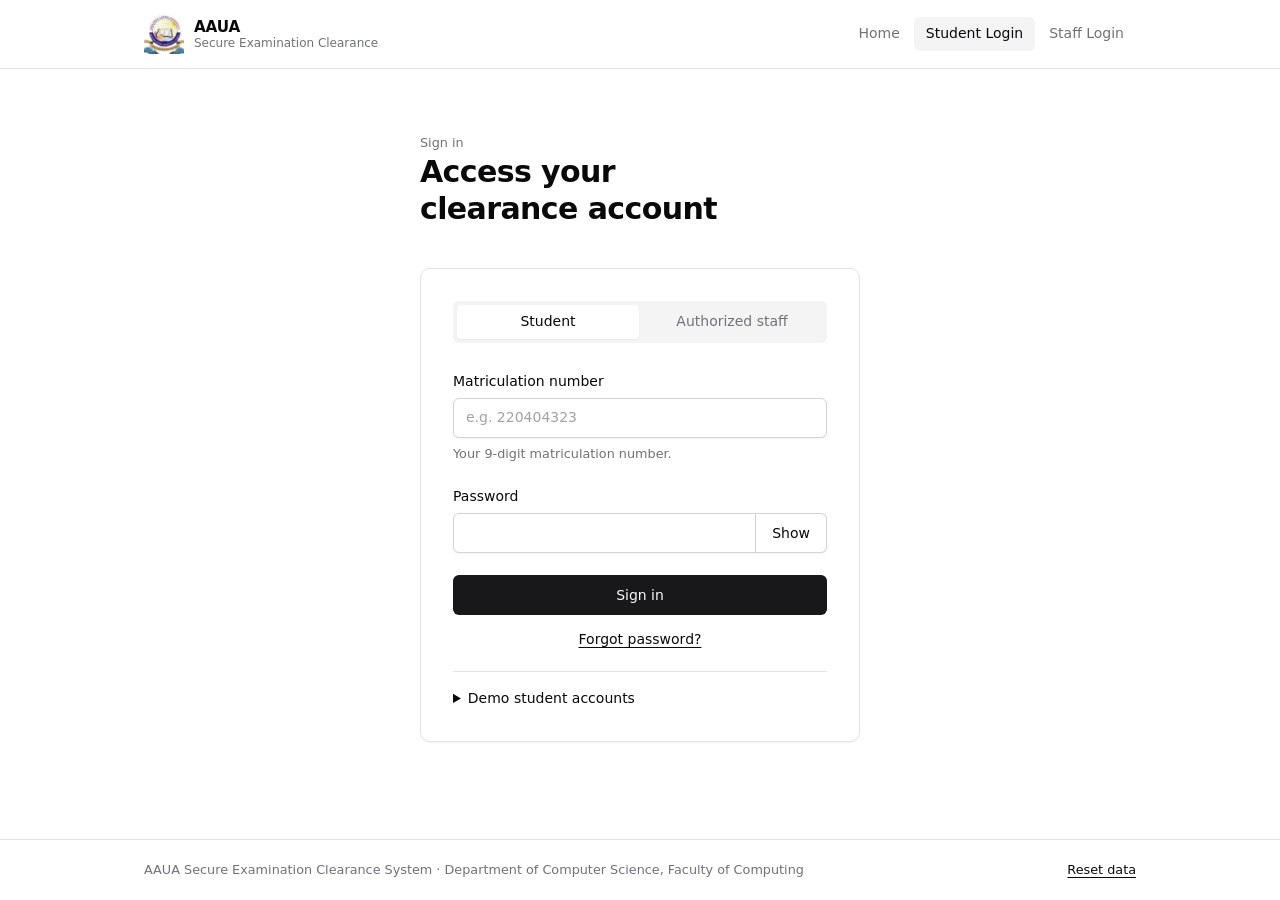
<file: student-dashboard.html>
<!DOCTYPE html>
<html lang="en">
<head>
  <meta charset="utf-8">
  <meta name="viewport" content="width=device-width, initial-scale=1">
  <title>Student Dashboard | AAUA Secure Examination Clearance</title>
  <link rel="stylesheet" href="css/styles.css">
</head>
<body>
  <a class="skip-link" href="#main">Skip to main content</a>
  <header id="site-header"></header>

  <main id="main" class="container container-narrow">
    <div class="page-head">
      <div>
        <p class="eyebrow">Student dashboard</p>
        <h1 id="welcome-title">Welcome</h1>
        <p id="welcome-sub"></p>
      </div>
    </div>

    <div class="stack">
      <!-- Prominent clearance call-to-action (content depends on status) -->
      <section class="cta-panel" id="cta-panel" aria-live="polite"></section>

      <!-- Status tiles -->
      <section class="grid grid-3" aria-label="Clearance summary" id="status-tiles"></section>

      <div class="stack">
        <!-- Profile -->
        <section class="card" aria-labelledby="profile-title">
          <div class="card-head">
            <h2 id="profile-title">My profile</h2>
            <span class="tag">Read-only</span>
          </div>
          <dl class="details" id="profile-details"></dl>
          <p class="hint">Profile and payment details come from the university record. To correct an error, contact the faculty office.</p>
        </section>

        <div class="stack">
          <!-- Progress -->
          <section class="card" aria-labelledby="progress-title">
            <div class="card-head"><h2 id="progress-title">Clearance progress</h2></div>
            <ol class="stepper" id="progress-steps"></ol>
          </section>

          <!-- Issued documents -->
          <section class="card" aria-labelledby="docs-title">
            <div class="card-head"><h2 id="docs-title">Issued clearance documents</h2></div>
            <div id="issued-docs"></div>
          </section>
        </div>
      </div>

      <div class="stack">
        <!-- Recent activity on this student's record -->
        <section class="card" aria-labelledby="activity-title">
          <div class="card-head"><h2 id="activity-title">Recent activity on my record</h2></div>
          <ul class="list-plain" id="activity-list"></ul>
        </section>

        <!-- Security information -->
        <section class="card" aria-labelledby="safe-title">
          <div class="card-head"><h2 id="safe-title">How your record is protected</h2></div>
          <ul class="checklist small">
            <li>You can only see <strong>your own</strong> record. There is no option to view another student.</li>
            <li>Your school-fee status is <strong>read-only</strong>. It will be checked by the server against the official university portal.</li>
            <li>Clearance is issued only after an <strong>authorized faculty officer</strong> approves your request.</li>
            <li>At the hall, the invigilator checks your QR code against the <strong>live university record</strong>. A printout or screenshot alone is not proof.</li>
          </ul>
        </section>
      </div>
    </div>
  </main>

  <footer id="site-footer"></footer>

  <script src="js/data.js"></script>
  <script src="js/app.js"></script>
  <script src="js/student-dashboard.js"></script>
</body>
</html>
</file>
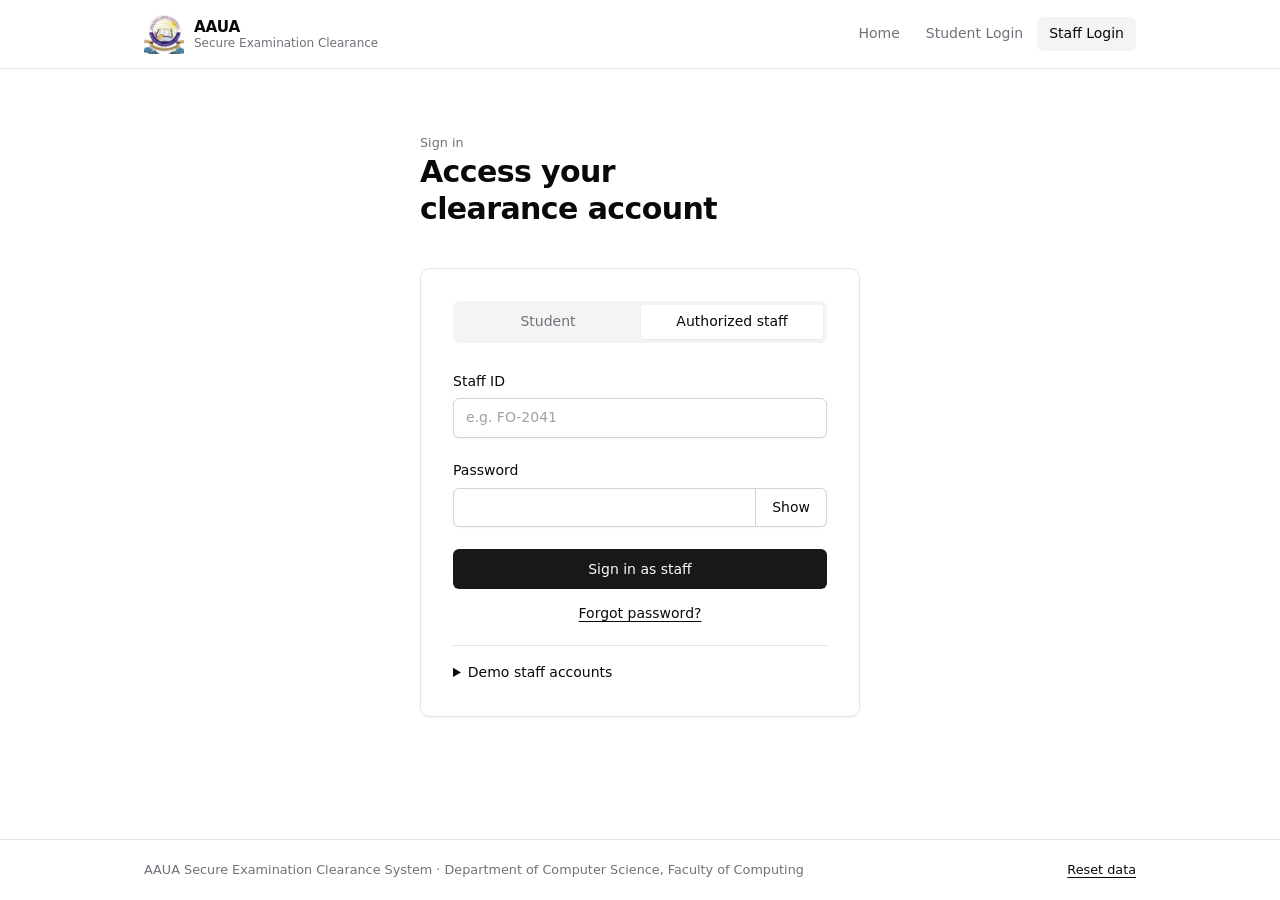
<file: verification.html>
<!DOCTYPE html>
<html lang="en">
<head>
  <meta charset="utf-8">
  <meta name="viewport" content="width=device-width, initial-scale=1">
  <title>Invigilator Verification | AAUA Secure Examination Clearance</title>
  <link rel="stylesheet" href="css/styles.css">
</head>
<body>
  <a class="skip-link" href="#main">Skip to main content</a>
  <header id="site-header"></header>

  <main id="main" class="container container-narrow">
    <div class="page-head">
      <div>
        <p class="eyebrow">Invigilator · Examination hall</p>
        <h1>Verify examination clearance</h1>
        <p>Scan the student's QR code or enter the reference. The result always comes from the server record.</p>
      </div>
    </div>

    <div class="alert info" role="note" style="margin-bottom:22px">
      <span class="alert-icon" aria-hidden="true">i</span>
      <div>
        <p><strong>The QR code is only a lookup key.</strong> Never admit a student because a printout, PDF or
        screenshot "looks right". Trust only the status returned on this screen from the university's
        authoritative record, and compare the details with the student's ID card.</p>
      </div>
    </div>

    <div class="stack">
      <!-- LEFT: scan + manual entry -->
      <div class="stack">
        <section class="card" aria-labelledby="scan-title">
          <div class="card-head">
            <h2 id="scan-title">Scan QR code</h2>
          </div>

          <div class="scanner" id="scanner">
            <div class="scanner-frame" aria-hidden="true"><span></span></div>
            <div class="scanner-line" aria-hidden="true"></div>
            <p id="scanner-text" class="mb-0">Camera preview appears here.<br>Align the QR code inside the frame.</p>
          </div>

          <div class="form-field">
            <label for="scenario">Scan scenario</label>
            <select class="input" id="scenario" aria-describedby="scenario-hint">
              <option value="valid">A valid clearance</option>
              <option value="revoked">A revoked clearance</option>
              <option value="invalid">An unknown / forged QR code</option>
              <option value="mismatch">A QR code presented by a different student</option>
            </select>
            <p class="hint" id="scenario-hint">Choose which kind of code is presented to the scanner.</p>
          </div>
          <button type="button" class="btn btn-primary btn-block" id="scan-button">Scan QR code</button>
        </section>

        <section class="card" aria-labelledby="manual-title">
          <div class="card-head"><h2 id="manual-title">Manual verification</h2></div>
          <p class="small muted">Use this if the QR code cannot be scanned.</p>
          <form id="manual-form" novalidate>
            <div class="form-field">
              <label for="manual-ref">Clearance reference</label>
              <input class="input mono" type="text" id="manual-ref" autocomplete="off" autocapitalize="characters"
                     placeholder="CLR-XXXX-XXXX-XXXX" aria-describedby="manual-ref-error">
              <p class="field-error" id="manual-ref-error" hidden></p>
            </div>
            <div class="form-field">
              <label for="manual-matric">Matric number on the student's ID card <span class="muted small">(recommended)</span></label>
              <input class="input" type="text" id="manual-matric" autocomplete="off" placeholder="e.g. 220404323" inputmode="numeric" maxlength="9" aria-describedby="manual-matric-hint">
              <p class="hint" id="manual-matric-hint">If provided, it is compared with the server record to detect a borrowed clearance.</p>
            </div>
            <button type="submit" class="btn btn-outline btn-block" id="manual-button">Verify reference</button>
          </form>
        </section>
      </div>

      <!-- RIGHT: result -->
      <div class="stack">
        <section aria-labelledby="result-title">
          <h2 id="result-title" class="visually-hidden">Verification result</h2>
          <div id="verify-result" aria-live="assertive">
            <div class="verify-idle">
              <strong style="display:block;color:var(--foreground);font-weight:600;margin-bottom:4px">No verification yet</strong>
              Scan a QR code or enter a clearance reference to retrieve the student's record.
            </div>
          </div>
        </section>

        <section class="card" aria-labelledby="recent-title">
          <div class="card-head">
            <h2 id="recent-title">Verifications this session</h2>
            <span class="small muted" id="recent-count"></span>
          </div>
          <div class="table-wrap">
            <table class="data">
              <thead><tr><th scope="col">Time</th><th scope="col">Reference</th><th scope="col">Result</th></tr></thead>
              <tbody id="recent-rows"></tbody>
            </table>
          </div>
          <p class="hint">Every verification attempt is written to the audit log.</p>
        </section>

      </div>
    </div>
  </main>

  <footer id="site-footer"></footer>

  <script src="js/data.js"></script>
  <script src="js/app.js"></script>
  <script src="js/verification.js"></script>
</body>
</html>
</file>
<file: css/styles.css>
/* ==========================================================================
   AAUA Secure Examination Clearance System — shared stylesheet (PROTOTYPE)
   --------------------------------------------------------------------------
   Visual style: minimal black-and-white, in the spirit of shadcn/ui —
   neutral greys, thin borders, small radii, very light shadows. No UI
   library is used; everything is plain CSS.

   Colour is used only where it carries meaning (status dots, errors and the
   invigilator verification result).

   Sections:
     1. Design tokens (colours, spacing, type)
     2. Base / reset
     3. Layout (header, navigation, footer, grids)
     4. Components (buttons, cards, badges, alerts, forms, tables, tabs,
        modals, toasts, stepper, pager)
     5. Page-specific blocks (landing, login, scanner, clearance document)
     6. Responsive rules
     7. Print rules
   ========================================================================== */

/* 1. Design tokens -------------------------------------------------------- */
:root {
  /* Neutral scale (zinc) */
  --background: #ffffff;
  --foreground: #09090b;
  --muted: #f4f4f5;            /* subtle fills */
  --muted-foreground: #71717a; /* secondary text */
  --border: #e4e4e7;
  --input: #d4d4d8;
  --primary: #18181b;          /* buttons, active states */
  --primary-foreground: #fafafa;
  --ring: #a1a1aa;

  /* Meaning-carrying colours (used sparingly) */
  --success: #16a34a;
  --warning: #d97706;
  --danger: #dc2626;
  --info: #2563eb;

  --radius: 10px;
  --radius-sm: 6px;
  --shadow: 0 1px 2px rgba(0, 0, 0, 0.05);
  --font-body: Inter, ui-sans-serif, system-ui, -apple-system, "Segoe UI", Roboto, "Helvetica Neue", Arial, sans-serif;
  --font-mono: ui-monospace, SFMono-Regular, Menlo, Consolas, monospace;
  --container: 1040px;

  /* Older names still referenced by a few inline styles */
  --navy-900: var(--foreground);
  --navy-100: var(--border);
  --navy-50: var(--muted);
}

/* 2. Base ----------------------------------------------------------------- */
*,
*::before,
*::after { box-sizing: border-box; }

html { -webkit-text-size-adjust: 100%; }

body {
  margin: 0;
  font-family: var(--font-body);
  font-size: 15px;
  line-height: 1.55;
  color: var(--foreground);
  background: var(--background);
  min-height: 100vh;
  display: flex;
  flex-direction: column;
  -webkit-font-smoothing: antialiased;
}

main { flex: 1; }

h1, h2, h3, h4 {
  color: var(--foreground);
  font-weight: 600;
  line-height: 1.25;
  letter-spacing: -0.02em;
  margin: 0 0 0.5em;
  text-wrap: balance;
}
h1 { font-size: clamp(1.5rem, 1.2rem + 1.2vw, 1.875rem); }
h2 { font-size: 1.125rem; }
h3 { font-size: 1rem; }

p { margin: 0 0 1em; }
a { color: var(--foreground); text-underline-offset: 3px; }
a:hover { color: var(--muted-foreground); }
code { font-family: var(--font-mono); font-size: 0.9em; background: var(--muted); padding: 1px 5px; border-radius: 4px; }

/* The hidden attribute must always win over component display rules. */
[hidden] { display: none !important; }

:focus-visible {
  outline: 2px solid var(--foreground);
  outline-offset: 2px;
}

.skip-link {
  position: absolute;
  left: 12px;
  top: -60px;
  background: var(--primary);
  color: var(--primary-foreground);
  padding: 8px 12px;
  border-radius: var(--radius-sm);
  z-index: 200;
  font-weight: 500;
}
.skip-link:focus { top: 12px; color: var(--primary-foreground); }

.visually-hidden {
  position: absolute !important;
  width: 1px; height: 1px;
  overflow: hidden;
  clip: rect(0 0 0 0);
  white-space: nowrap;
}

.muted { color: var(--muted-foreground); }
.small { font-size: 0.875rem; }
.mono { font-family: var(--font-mono); font-size: 0.93em; }
.nowrap { white-space: nowrap; }
.mt-0 { margin-top: 0; }
.mb-0 { margin-bottom: 0; }

/* 3. Layout --------------------------------------------------------------- */
.container {
  width: 100%;
  max-width: var(--container);
  margin: 0 auto;
  padding: 0 24px;
}
main.container { padding-top: 48px; padding-bottom: 80px; }
/* Narrow single-column pages (student pages, verification) */
.container-narrow { max-width: 760px; }
.measure { max-width: 600px; }

/* Prototype banner shown on every page */
.proto-banner {
  background: var(--muted);
  color: var(--muted-foreground);
  border-bottom: 1px solid var(--border);
  font-size: 0.78rem;
  text-align: center;
  padding: 6px 16px;
}
.proto-banner strong { color: var(--foreground); font-weight: 600; }

.header-bar {
  background: var(--background);
  border-bottom: 1px solid var(--border);
}
.header-inner {
  display: flex;
  align-items: center;
  gap: 20px;
  min-height: 68px;
  position: relative;
}

.brand {
  display: flex;
  align-items: center;
  gap: 10px;
  color: var(--foreground);
  text-decoration: none;
  margin-right: auto;
  min-width: 0;
}
.brand:hover { color: var(--foreground); }
.brand .logo { flex: none; }
.logo { display: block; object-fit: contain; }
.doc-header .logo { margin: 0 auto; }
.brand-text { display: flex; flex-direction: column; line-height: 1.2; min-width: 0; }
.brand-text strong { font-size: 0.95rem; font-weight: 600; letter-spacing: -0.01em; }
.brand-text span { font-size: 0.75rem; color: var(--muted-foreground); }

.nav-toggle {
  display: none;
  background: var(--background);
  border: 1px solid var(--border);
  color: var(--foreground);
  border-radius: var(--radius-sm);
  padding: 7px 12px;
  font: inherit;
  font-size: 0.875rem;
  font-weight: 500;
  cursor: pointer;
}

.primary-nav { display: flex; align-items: center; gap: 16px; }
.primary-nav ul { list-style: none; display: flex; gap: 2px; margin: 0; padding: 0; }
.primary-nav a {
  display: block;
  color: var(--muted-foreground);
  text-decoration: none;
  padding: 6px 12px;
  border-radius: var(--radius-sm);
  font-size: 0.875rem;
  font-weight: 500;
}
.primary-nav a:hover { color: var(--foreground); background: var(--muted); }
.primary-nav a[aria-current="page"] { color: var(--foreground); background: var(--muted); }

.nav-user {
  display: flex;
  align-items: center;
  gap: 12px;
  padding-left: 16px;
  border-left: 1px solid var(--border);
}
.nav-user-info { line-height: 1.25; text-align: right; }
.nav-user-info strong { display: block; font-size: 0.85rem; font-weight: 500; }
.nav-user-info span { font-size: 0.75rem; color: var(--muted-foreground); }

.site-footer {
  border-top: 1px solid var(--border);
  color: var(--muted-foreground);
  font-size: 0.8rem;
  padding: 20px 0;
  margin-top: auto;
}
.site-footer .container {
  display: flex;
  flex-wrap: wrap;
  gap: 8px 24px;
  align-items: center;
  justify-content: space-between;
}
.site-footer p { margin: 0; }
.link-button {
  background: none;
  border: 0;
  padding: 0;
  color: var(--foreground);
  text-decoration: underline;
  text-underline-offset: 3px;
  cursor: pointer;
  font: inherit;
}

.page-head {
  display: flex;
  flex-wrap: wrap;
  align-items: flex-end;
  justify-content: space-between;
  gap: 12px 24px;
  margin-bottom: 36px;
}
.page-head h1 { margin-bottom: 4px; }
.page-head p { margin: 0; color: var(--muted-foreground); }
.eyebrow {
  font-size: 0.8rem;
  font-weight: 500;
  color: var(--muted-foreground);
  margin-bottom: 4px;
}

.grid { display: grid; gap: 20px; }
.grid + .tabs, .grid + .card, .alert + .grid { margin-top: 32px; }
.grid-2 { grid-template-columns: repeat(2, minmax(0, 1fr)); }
.grid-3 { grid-template-columns: repeat(auto-fit, minmax(210px, 1fr)); }
.grid-4 { grid-template-columns: repeat(auto-fit, minmax(210px, 1fr)); }
.grid-sidebar { grid-template-columns: minmax(0, 1fr) minmax(0, 1.6fr); }
.stack > * + * { margin-top: 28px; }
.row { display: flex; flex-wrap: wrap; gap: 8px; align-items: center; }
.row-between { justify-content: space-between; }

/* 4. Components ----------------------------------------------------------- */

/* Cards */
.card {
  background: var(--background);
  border: 1px solid var(--border);
  border-radius: var(--radius);
  box-shadow: var(--shadow);
  padding: 32px;
}
.card-head {
  display: flex;
  flex-wrap: wrap;
  align-items: center;
  justify-content: space-between;
  gap: 8px 16px;
  margin-bottom: 20px;
}
.card-head h2, .card-head h3 { margin: 0; }

/* Definition list used for profile information */
.details { margin: 0; display: grid; grid-template-columns: 1fr; }
.details div {
  display: flex;
  justify-content: space-between;
  gap: 16px;
  padding: 14px 0;
  border-bottom: 1px solid var(--border);
}
.details div:last-child { border-bottom: 0; }
.details dt { color: var(--muted-foreground); font-size: 0.875rem; }
.details dd { margin: 0; font-weight: 500; text-align: right; overflow-wrap: anywhere; }

/* Stat tiles — plain cards; the tone classes (.green, .gold…) are
   intentionally unstyled so tiles stay neutral. */
.stat {
  background: var(--background);
  border: 1px solid var(--border);
  border-radius: var(--radius);
  padding: 24px;
  box-shadow: var(--shadow);
}
.stat-label { font-size: 0.875rem; font-weight: 500; color: var(--muted-foreground); margin-bottom: 6px; }
.stat-value { font-size: 1.75rem; font-weight: 600; letter-spacing: -0.02em; line-height: 1.15; font-variant-numeric: tabular-nums; }
.stat-note { font-size: 0.78rem; color: var(--muted-foreground); margin-top: 4px; }

/* Buttons */
.btn {
  display: inline-flex;
  align-items: center;
  justify-content: center;
  gap: 8px;
  font: inherit;
  font-weight: 500;
  font-size: 0.875rem;
  padding: 8px 16px;
  min-height: 36px;
  border-radius: var(--radius-sm);
  border: 1px solid transparent;
  cursor: pointer;
  text-decoration: none;
  line-height: 1.2;
  white-space: nowrap;
  transition: background-color 0.15s ease, border-color 0.15s ease, opacity 0.15s ease;
}
.btn:disabled, .btn[aria-disabled="true"] { opacity: 0.5; cursor: not-allowed; }
/* Primary (and the former "gold" button) are both solid black */
.btn-primary, .btn-gold { background: var(--primary); color: var(--primary-foreground); }
.btn-primary:hover:not(:disabled), .btn-gold:hover:not(:disabled) { background: #3f3f46; color: var(--primary-foreground); }
.btn-outline, .btn-ghost { background: var(--background); color: var(--foreground); border-color: var(--border); box-shadow: var(--shadow); }
.btn-outline:hover:not(:disabled), .btn-ghost:hover:not(:disabled) { background: var(--muted); color: var(--foreground); }
.btn-danger { background: var(--danger); color: #fff; }
.btn-danger:hover:not(:disabled) { background: #b91c1c; color: #fff; }
.btn-sm { padding: 5px 10px; min-height: 30px; font-size: 0.8rem; }
.btn-lg { padding: 10px 22px; min-height: 40px; }
.btn-block { width: 100%; }

/* Badges — neutral pill with a small coloured dot; always has a text label */
.badge {
  display: inline-flex;
  align-items: center;
  gap: 6px;
  padding: 2px 9px;
  border-radius: 999px;
  border: 1px solid var(--border);
  font-size: 0.75rem;
  font-weight: 500;
  white-space: nowrap;
  background: var(--background);
  color: var(--foreground);
}
.badge::before { content: ""; width: 6px; height: 6px; border-radius: 50%; background: var(--ring); }
.badge.success::before { background: var(--success); }
.badge.warning::before { background: var(--warning); }
.badge.danger::before { background: var(--danger); }
.badge.info::before { background: var(--info); }
.tag {
  display: inline-block;
  font-size: 0.7rem;
  font-weight: 500;
  padding: 1px 7px;
  border-radius: 999px;
  background: var(--muted);
  color: var(--muted-foreground);
  vertical-align: middle;
}

/* Alerts */
.alert {
  display: flex;
  gap: 12px;
  padding: 12px 16px;
  border-radius: var(--radius-sm);
  border: 1px solid var(--border);
  background: var(--background);
  font-size: 0.875rem;
  color: var(--foreground);
}
.alert > .alert-icon {
  flex: none;
  width: 18px; height: 18px;
  margin-top: 2px;
  border-radius: 50%;
  border: 1px solid currentColor;
  display: grid; place-items: center;
  font-size: 0.7rem;
  font-weight: 600;
  line-height: 1;
  color: var(--muted-foreground);
}
.alert p:last-child { margin-bottom: 0; }
.alert strong { font-weight: 600; }
.alert.success > .alert-icon { color: var(--success); }
.alert.warning > .alert-icon { color: var(--warning); }
.alert.danger { border-color: #fca5a5; color: #b91c1c; }
.alert.danger > .alert-icon { color: var(--danger); }
.alert.mock { background: var(--muted); border-color: var(--border); color: var(--muted-foreground); }
.alert.mock strong { color: var(--foreground); }

/* Forms */
.form-field { margin-bottom: 22px; }
.form-field label, .field-label {
  display: block;
  font-weight: 500;
  font-size: 0.875rem;
  margin-bottom: 6px;
}
.input, select.input, textarea.input {
  width: 100%;
  font: inherit;
  font-size: 0.875rem;
  color: var(--foreground);
  background: var(--background);
  border: 1px solid var(--input);
  border-radius: var(--radius-sm);
  padding: 8px 12px;
  min-height: 38px;
  box-shadow: var(--shadow);
}
textarea.input { min-height: 84px; resize: vertical; }
.input::placeholder { color: #a1a1aa; }
.input:focus-visible { outline: 2px solid var(--foreground); outline-offset: 1px; }
.input:disabled { opacity: 0.5; cursor: not-allowed; }
.input[aria-invalid="true"] { border-color: var(--danger); }
.hint { font-size: 0.8rem; color: var(--muted-foreground); margin: 6px 0 0; }
.field-error { font-size: 0.8rem; color: var(--danger); margin: 6px 0 0; font-weight: 500; }
.input-group { display: flex; }
.input-group .input { border-top-right-radius: 0; border-bottom-right-radius: 0; }
.input-group .btn { border-top-left-radius: 0; border-bottom-left-radius: 0; border-color: var(--input); border-left: 0; min-height: 38px; }
.check {
  display: flex;
  gap: 10px;
  align-items: flex-start;
  font-size: 0.875rem;
}
.check input { width: 16px; height: 16px; margin-top: 3px; flex: none; accent-color: var(--primary); }

.toolbar {
  display: grid;
  /* Search sits on its own row; the filters share the row below it */
  grid-template-columns: repeat(3, minmax(0, 1fr)) auto;
  gap: 16px;
  align-items: end;
  margin-bottom: 24px;
}
.toolbar .toolbar-search { grid-column: 1 / -1; }
.toolbar .form-field { margin: 0; }
.toolbar .btn { min-height: 38px; }
.toolbar-3 { grid-template-columns: repeat(2, minmax(0, 1fr)); }
.toolbar-2 { grid-template-columns: minmax(0, 2fr) minmax(0, 1fr); }
.toolbar-2 .toolbar-search { grid-column: auto; }

/* Tables */
.table-wrap { overflow-x: auto; border: 1px solid var(--border); border-radius: var(--radius-sm); background: var(--background); }
table.data { width: 100%; border-collapse: collapse; font-size: 0.875rem; }
table.data th, table.data td { padding: 16px 16px; text-align: left; border-bottom: 1px solid var(--border); vertical-align: middle; }
table.data thead th {
  color: var(--muted-foreground);
  font-size: 0.8rem;
  font-weight: 500;
  white-space: nowrap;
  height: 40px;
}
table.data tbody tr:last-child td { border-bottom: 0; }
table.data tbody tr:hover { background: #fafafa; }
table.data strong { font-weight: 500; }
.cell-stack { display: flex; flex-direction: column; gap: 2px; }
.cell-stack .mono, .cell-stack .muted { font-size: 0.8rem; }
.cell-stack strong { white-space: nowrap; }
table.data input[type="checkbox"] { width: 16px; height: 16px; accent-color: var(--primary); }
.empty-state { text-align: center; padding: 36px 16px; color: var(--muted-foreground); font-size: 0.875rem; }
.empty-state strong { display: block; color: var(--foreground); font-size: 0.95rem; font-weight: 600; margin-bottom: 4px; }

/* Batch action bar */
.batch-bar {
  display: flex;
  flex-wrap: wrap;
  align-items: center;
  justify-content: space-between;
  gap: 10px 16px;
  padding: 12px 14px 12px 18px;
  margin-bottom: 20px;
  background: var(--muted);
  border: 1px solid var(--border);
  border-radius: var(--radius-sm);
  font-size: 0.875rem;
}
.batch-bar strong { font-weight: 600; }
.batch-bar.has-selection { border-color: var(--primary); }

/* Pager */
.pager { display: flex; flex-wrap: wrap; align-items: center; justify-content: space-between; gap: 10px; margin-top: 20px; font-size: 0.8rem; color: var(--muted-foreground); }
.pager-buttons { display: flex; align-items: center; gap: 6px; }

/* Tabs — a muted "pill" container with a white active tab */
.tabs {
  display: inline-flex;
  max-width: 100%;
  gap: 2px;
  padding: 4px;
  margin-bottom: 28px;
  background: var(--muted);
  border-radius: var(--radius-sm);
  overflow-x: auto;
}
.tab {
  font: inherit;
  font-weight: 500;
  font-size: 0.875rem;
  color: var(--muted-foreground);
  background: none;
  border: 0;
  border-radius: 4px;
  padding: 6px 14px;
  cursor: pointer;
  white-space: nowrap;
}
.tab:hover { color: var(--foreground); }
.tab[aria-selected="true"] { color: var(--foreground); background: var(--background); box-shadow: var(--shadow); }

/* Modals */
.modal {
  position: fixed;
  inset: 0;
  background: rgba(0, 0, 0, 0.6);
  display: flex;
  align-items: center;
  justify-content: center;
  padding: 16px;
  z-index: 100;
}
.modal-card {
  background: var(--background);
  border: 1px solid var(--border);
  border-radius: var(--radius);
  width: 100%;
  max-width: 520px;
  max-height: calc(100vh - 32px);
  overflow-y: auto;
  box-shadow: 0 10px 38px rgba(0, 0, 0, 0.2);
}
.modal-card.wide { max-width: 680px; }
.modal-head { display: flex; align-items: flex-start; justify-content: space-between; gap: 16px; padding: 20px 24px 0; }
.modal-head h2 { margin: 0; font-size: 1.1rem; }
.modal-close { background: none; border: 0; font-size: 1.3rem; line-height: 1; cursor: pointer; color: var(--muted-foreground); padding: 2px 6px; border-radius: 4px; }
.modal-close:hover { background: var(--muted); color: var(--foreground); }
.modal-body { padding: 16px 24px 20px; }
.modal-foot { display: flex; flex-wrap: wrap; justify-content: flex-end; gap: 8px; padding: 0 24px 20px; }
body.modal-open { overflow: hidden; }

/* Toasts */
.toast-region { position: fixed; right: 16px; bottom: 16px; display: flex; flex-direction: column; gap: 8px; z-index: 150; max-width: min(360px, calc(100vw - 32px)); }
.toast {
  background: var(--background);
  color: var(--foreground);
  padding: 12px 16px;
  border: 1px solid var(--border);
  border-radius: var(--radius-sm);
  box-shadow: 0 4px 12px rgba(0, 0, 0, 0.1);
  font-size: 0.875rem;
  font-weight: 500;
}
.toast.danger { border-color: #fca5a5; color: #b91c1c; }

/* Progress stepper */
.stepper { list-style: none; margin: 0; padding: 0; display: grid; grid-template-columns: repeat(auto-fit, minmax(240px, 1fr)); gap: 12px; counter-reset: step; }
.stepper li {
  counter-increment: step;
  position: relative;
  padding: 16px 16px 16px 52px;
  border: 1px solid var(--border);
  border-radius: var(--radius-sm);
  min-height: 64px;
}
.stepper li::before {
  content: counter(step);
  position: absolute;
  left: 16px; top: 17px;
  width: 24px; height: 24px;
  border-radius: 50%;
  border: 1px solid var(--border);
  display: grid; place-items: center;
  font-weight: 500; font-size: 0.75rem;
  color: var(--muted-foreground);
}
.stepper strong { display: block; font-size: 0.875rem; font-weight: 500; }
.stepper span { font-size: 0.78rem; color: var(--muted-foreground); }
.stepper li.done::before { content: "\2713"; background: var(--primary); border-color: var(--primary); color: var(--primary-foreground); }
.stepper li.current { border-color: var(--primary); }
.stepper li.current::before { border-color: var(--primary); color: var(--foreground); }
.stepper li.issue::before { content: "!"; background: var(--danger); border-color: var(--danger); color: #fff; }

/* Simple lists */
.list-plain { list-style: none; margin: 0; padding: 0; }
.list-plain li { padding: 16px 0; border-bottom: 1px solid var(--border); }
.list-plain li:last-child { border-bottom: 0; padding-bottom: 0; }
.list-plain li:first-child { padding-top: 0; }
.list-plain strong { font-weight: 500; }
.checklist { margin: 0 0 1em; padding-left: 20px; }
.checklist li { margin-bottom: 10px; }
.checklist strong { font-weight: 600; }

/* Prominent call-to-action panel on the student dashboard (inverted card) */
.cta-panel {
  background: var(--primary);
  color: var(--primary-foreground);
  border-radius: var(--radius);
  padding: 32px;
  display: flex;
  flex-wrap: wrap;
  align-items: center;
  justify-content: space-between;
  gap: 20px;
}
.cta-panel h2 { color: var(--primary-foreground); margin-bottom: 4px; }
.cta-panel p { margin: 0; color: #a1a1aa; max-width: 60ch; font-size: 0.9rem; }
.cta-panel .btn-gold { background: var(--background); color: var(--foreground); }
.cta-panel .btn-gold:hover { background: var(--border); color: var(--foreground); }
.cta-panel .btn-ghost { background: transparent; color: var(--primary-foreground); border-color: #3f3f46; box-shadow: none; }
.cta-panel .btn-ghost:hover { background: #27272a; color: var(--primary-foreground); }

/* Large state panel (success / pending / rejected) */
.state-panel { border-radius: var(--radius); padding: 32px; border: 1px solid var(--border); box-shadow: var(--shadow); display: flex; gap: 16px; align-items: flex-start; }
.state-icon { flex: none; width: 36px; height: 36px; border-radius: 50%; display: grid; place-items: center; font-size: 1.1rem; font-weight: 600; color: #fff; background: var(--primary); }
.state-panel h2 { margin-bottom: 4px; }
.state-panel p { color: var(--muted-foreground); }
.state-panel p strong { color: var(--foreground); font-weight: 500; }
.state-panel p:last-child { margin-bottom: 0; }
.state-panel.success .state-icon { background: var(--success); }
.state-panel.pending .state-icon { background: var(--primary); }
.state-panel.warning .state-icon { background: var(--warning); }
.state-panel.danger .state-icon { background: var(--danger); }
.state-panel.neutral .state-icon { background: var(--muted); color: var(--muted-foreground); }

/* 5. Page-specific -------------------------------------------------------- */

/* Landing page */
.hero { padding: 96px 0; border-bottom: 1px solid var(--border); }
/* Stacked hero: text first, the two sign-in cards underneath */
.hero-inner { display: grid; grid-template-columns: 1fr; gap: 48px; max-width: 820px; }
.hero h1 { font-size: clamp(2rem, 1.3rem + 2.8vw, 3.25rem); font-weight: 700; letter-spacing: -0.035em; line-height: 1.08; margin-bottom: 16px; }
.hero .lead { font-size: 1.05rem; color: var(--muted-foreground); max-width: 54ch; }
.hero .eyebrow {
  display: inline-block;
  border: 1px solid var(--border);
  border-radius: 999px;
  padding: 3px 12px;
  margin-bottom: 20px;
  font-size: 0.78rem;
}
.login-options { display: grid; grid-template-columns: repeat(auto-fit, minmax(260px, 1fr)); gap: 20px; }
.login-option {
  display: block;
  background: var(--background);
  color: var(--foreground);
  text-decoration: none;
  border: 1px solid var(--border);
  border-radius: var(--radius);
  padding: 28px;
  box-shadow: var(--shadow);
  transition: border-color 0.15s ease, background-color 0.15s ease;
}
.login-option:hover { border-color: var(--primary); color: var(--foreground); }
.login-option h2 { margin-bottom: 4px; font-size: 1rem; }
.login-option p { margin: 0; color: var(--muted-foreground); font-size: 0.875rem; }
.login-option .go { display: inline-block; margin-top: 12px; font-weight: 500; font-size: 0.875rem; }
.section { padding: 88px 0; }
.section .container { max-width: 900px; }
.section-alt { background: #fafafa; border-top: 1px solid var(--border); }
.section-title { text-align: center; max-width: 640px; margin: 0 auto 48px; }
.section-title h2 { font-size: 1.5rem; }
.section-title p { color: var(--muted-foreground); }
.step-number {
  width: 28px; height: 28px; border-radius: 50%;
  display: grid; place-items: center;
  border: 1px solid var(--border);
  font-weight: 500; font-size: 0.8rem;
  margin-bottom: 14px;
}

/* Login page */
.auth-wrap { max-width: 440px; margin: 16px auto 0; }
.auth-wrap .tabs { display: flex; }
.auth-wrap .tab { flex: 1; }
.demo-accounts { margin-top: 20px; padding-top: 16px; border-top: 1px solid var(--border); }
.demo-accounts summary { cursor: pointer; font-weight: 500; font-size: 0.875rem; }
.demo-accounts table { width: 100%; border-collapse: collapse; margin-top: 10px; font-size: 0.8rem; }
.demo-accounts td, .demo-accounts th { padding: 7px 6px; border-bottom: 1px solid var(--border); text-align: left; }
.demo-accounts th { font-weight: 500; color: var(--muted-foreground); }

/* Invigilator scanner */
.scanner {
  position: relative;
  aspect-ratio: 1 / 1;
  max-width: 300px;
  margin: 0 auto 16px;
  background: #09090b;
  border-radius: var(--radius);
  overflow: hidden;
  display: grid;
  place-items: center;
  color: #a1a1aa;
  text-align: center;
  font-size: 0.8rem;
  padding: 24px;
}
.scanner-frame { position: absolute; inset: 14%; }
.scanner-frame::before, .scanner-frame::after,
.scanner-frame span::before, .scanner-frame span::after {
  content: ""; position: absolute; width: 26px; height: 26px; border: 2px solid #fafafa;
}
.scanner-frame::before { top: 0; left: 0; border-right: 0; border-bottom: 0; }
.scanner-frame::after { top: 0; right: 0; border-left: 0; border-bottom: 0; }
.scanner-frame span::before { bottom: 0; left: 0; border-right: 0; border-top: 0; }
.scanner-frame span::after { bottom: 0; right: 0; border-left: 0; border-top: 0; }
.scanner-line { position: absolute; left: 16%; right: 16%; top: 20%; height: 1px; background: #fafafa; display: none; }
.scanner.scanning .scanner-line { display: block; animation: scan 1.2s ease-in-out infinite alternate; }
@keyframes scan { from { top: 20%; } to { top: 80%; } }
@media (prefers-reduced-motion: reduce) {
  .scanner.scanning .scanner-line { animation: none; top: 50%; }
  .btn, .login-option { transition: none; }
}

/* Verification result — the one place where strong colour is deliberate,
   because an invigilator must read the outcome at a glance. */
.verify-result { border-radius: var(--radius); border: 1px solid var(--border); background: var(--background); overflow: hidden; box-shadow: var(--shadow); }
.verify-banner { display: flex; align-items: center; gap: 14px; padding: 18px 24px; color: #fff; }
.verify-banner .state-icon { background: rgba(255, 255, 255, 0.2); }
.verify-banner h2 { color: #fff; margin: 0 0 2px; font-size: 1.2rem; letter-spacing: 0; }
.verify-banner p { margin: 0; font-size: 0.875rem; opacity: 0.9; }
.verify-body { padding: 20px 24px; }
.verify-result.valid .verify-banner { background: var(--success); }
.verify-result.revoked .verify-banner { background: var(--danger); }
.verify-result.invalid .verify-banner { background: var(--primary); }
.verify-result.mismatch .verify-banner { background: #b45309; }
.verify-idle { text-align: center; padding: 48px 20px; color: var(--muted-foreground); font-size: 0.875rem; border: 1px dashed var(--input); border-radius: var(--radius); }

/* Formal clearance document */
.doc-actions { display: flex; flex-wrap: wrap; gap: 10px; justify-content: space-between; align-items: center; max-width: 820px; margin: 0 auto 16px; }
.doc {
  position: relative;
  background: #fff;
  max-width: 820px;
  margin: 0 auto;
  padding: 48px;
  border: 1px solid var(--border);
  border-radius: 2px;
  box-shadow: 0 1px 3px rgba(0, 0, 0, 0.08);
  overflow: hidden;
}
.doc-watermark {
  position: absolute;
  inset: 0;
  display: grid;
  place-items: center;
  pointer-events: none;
  z-index: 0;
}
.doc-watermark span {
  transform: rotate(-32deg);
  font-size: clamp(2rem, 9vw, 5rem);
  font-weight: 700;
  letter-spacing: 0.06em;
  color: rgba(0, 0, 0, 0.06);
  text-align: center;
  line-height: 1.1;
  white-space: nowrap;
}
.doc > *:not(.doc-watermark) { position: relative; z-index: 1; }
.doc-header { text-align: center; border-bottom: 1px solid var(--foreground); padding-bottom: 18px; margin-bottom: 22px; }
.doc-header h1 { font-size: 1.25rem; margin: 10px 0 2px; letter-spacing: 0.02em; text-transform: uppercase; }
.doc-header p { margin: 0; color: var(--muted-foreground); font-size: 0.875rem; }
.doc-title { text-align: center; font-size: 0.95rem; text-transform: uppercase; letter-spacing: 0.16em; margin: 0 0 22px; }
.doc-grid { display: grid; grid-template-columns: minmax(0, 1fr) 180px; gap: 32px; align-items: start; }
.doc-fields { margin: 0; }
.doc-fields div { display: grid; grid-template-columns: 150px 1fr; gap: 12px; padding: 9px 0; border-bottom: 1px solid var(--border); }
.doc-fields dt { color: var(--muted-foreground); font-size: 0.8rem; }
.doc-fields dd { margin: 0; font-weight: 600; overflow-wrap: anywhere; }
.doc-side { text-align: center; }
.photo-box {
  width: 112px; height: 132px; margin: 0 auto 14px;
  border: 1px dashed var(--input);
  display: grid; place-items: center;
  font-size: 0.7rem; color: var(--muted-foreground); padding: 8px;
}
.qr-box { width: 140px; margin: 0 auto; }
.qr-box svg { display: block; width: 100%; height: auto; border: 1px solid var(--border); }
.qr-caption { font-size: 0.66rem; color: var(--muted-foreground); margin: 6px 0 0; line-height: 1.35; }
.doc-statement { margin: 24px 0 18px; font-size: 0.93rem; }
.doc-instructions { border: 1px solid var(--border); border-radius: var(--radius-sm); padding: 14px 18px; font-size: 0.82rem; }
.doc-instructions h3 { font-size: 0.82rem; font-weight: 600; margin-bottom: 8px; }
.doc-instructions ol { margin: 0; padding-left: 18px; color: #3f3f46; }
.doc-instructions li { margin-bottom: 4px; }
.doc-sign { display: flex; justify-content: space-between; gap: 24px; margin-top: 40px; font-size: 0.82rem; }
.doc-sign div { flex: 1; max-width: 240px; border-top: 1px solid var(--foreground); padding-top: 6px; text-align: center; }
.doc-stamp {
  position: absolute !important;
  top: 34px; right: 40px;
  transform: rotate(10deg);
  border: 3px solid var(--danger);
  color: var(--danger);
  font-weight: 700;
  font-size: 1.2rem;
  letter-spacing: 0.12em;
  padding: 4px 14px;
  border-radius: 4px;
  background: rgba(255, 255, 255, 0.85);
  z-index: 2 !important;
}

/* Permission matrix */
.matrix { min-width: 560px; }
.matrix td, .matrix th { text-align: center; }
.matrix td:first-child, .matrix th:first-child { text-align: left; }
.yes { color: var(--foreground); font-weight: 600; }
.no { color: var(--input); }

/* 6. Responsive ----------------------------------------------------------- */
@media (max-width: 1020px) {
  .toolbar { grid-template-columns: repeat(2, minmax(0, 1fr)); }
}

@media (max-width: 900px) {
  /* Mobile navigation: the menu collapses behind a toggle button */
  .nav-toggle { display: inline-flex; }
  .primary-nav {
    display: none;
    position: absolute;
    top: 100%; left: 0; right: 0;
    background: var(--background);
    flex-direction: column;
    align-items: stretch;
    padding: 12px 24px 16px;
    border-bottom: 1px solid var(--border);
    box-shadow: 0 12px 24px rgba(0, 0, 0, 0.08);
    z-index: 50;
    gap: 12px;
  }
  .primary-nav.open { display: flex; }
  .primary-nav ul { flex-direction: column; }
  .primary-nav a { padding: 10px 12px; font-size: 0.95rem; }
  .nav-user { border-left: 0; padding-left: 0; border-top: 1px solid var(--border); padding-top: 12px; justify-content: space-between; }
  .nav-user-info { text-align: left; }

  .hero { padding: 56px 0; }
  .section { padding: 56px 0; }
}

@media (max-width: 760px) {
  .grid-2 { grid-template-columns: 1fr; }
  .card, .state-panel, .cta-panel { padding: 22px; }
  main.container { padding-top: 32px; padding-bottom: 56px; }
  .stack > * + * { margin-top: 20px; }
  .brand-text span { display: none; }
  .doc { padding: 28px 22px; }
  .doc-grid { grid-template-columns: 1fr; }
  .doc-fields div { grid-template-columns: 1fr; gap: 0; }
  .doc-sign { flex-direction: column; align-items: center; gap: 30px; }
  .doc-sign div { width: 100%; }
  .doc-stamp { top: 20px; right: 20px; font-size: 0.95rem; }
  .state-panel { flex-direction: column; }
  .matrix { min-width: 0; }

  /* Data tables become stacked cards so nothing is cut off on phones */
  .table-wrap { border: 0; background: transparent; overflow: visible; }
  table.data thead { position: absolute; left: -9999px; }
  table.data, table.data tbody { display: block; }
  table.data tr { display: block; border: 1px solid var(--border); border-radius: var(--radius-sm); margin-bottom: 10px; padding: 4px 14px; }
  table.data tbody tr:hover { background: transparent; }
  .cell-stack { align-items: flex-end; }
  table.data td { display: flex; justify-content: space-between; align-items: center; gap: 16px; padding: 10px 0; text-align: right; border-bottom: 1px solid var(--border); overflow-wrap: anywhere; }
  table.data td:last-child { border-bottom: 0; }
  table.data td::before { content: attr(data-label); font-weight: 500; color: var(--muted-foreground); font-size: 0.8rem; text-align: left; flex: none; }
  table.data td.empty-cell { display: block; text-align: center; }
  table.data td.empty-cell::before { content: none; }
}

@media (max-width: 520px) {
  .container { padding: 0 16px; }
  .primary-nav { padding-left: 16px; padding-right: 16px; }
  .toolbar, .toolbar-2, .toolbar-3 { grid-template-columns: 1fr; }
  .toolbar-2 .toolbar-search { grid-column: 1 / -1; }
  .stat-value { font-size: 1.4rem; }
  .cta-panel .btn { width: 100%; }
  .details div { flex-direction: column; gap: 2px; }
  .details dd { text-align: left; }
  .modal-foot .btn { flex: 1 1 auto; }
}

/* 7. Print ---------------------------------------------------------------- */
@media print {
  @page { size: A4; margin: 12mm; }
  body { background: #fff; }
  #site-header, #site-footer, .no-print, .toast-region, .skip-link { display: none !important; }
  main.container { padding: 0; max-width: none; }
  .doc { box-shadow: none; border: 0; max-width: none; print-color-adjust: exact; -webkit-print-color-adjust: exact; }
}
</file>
